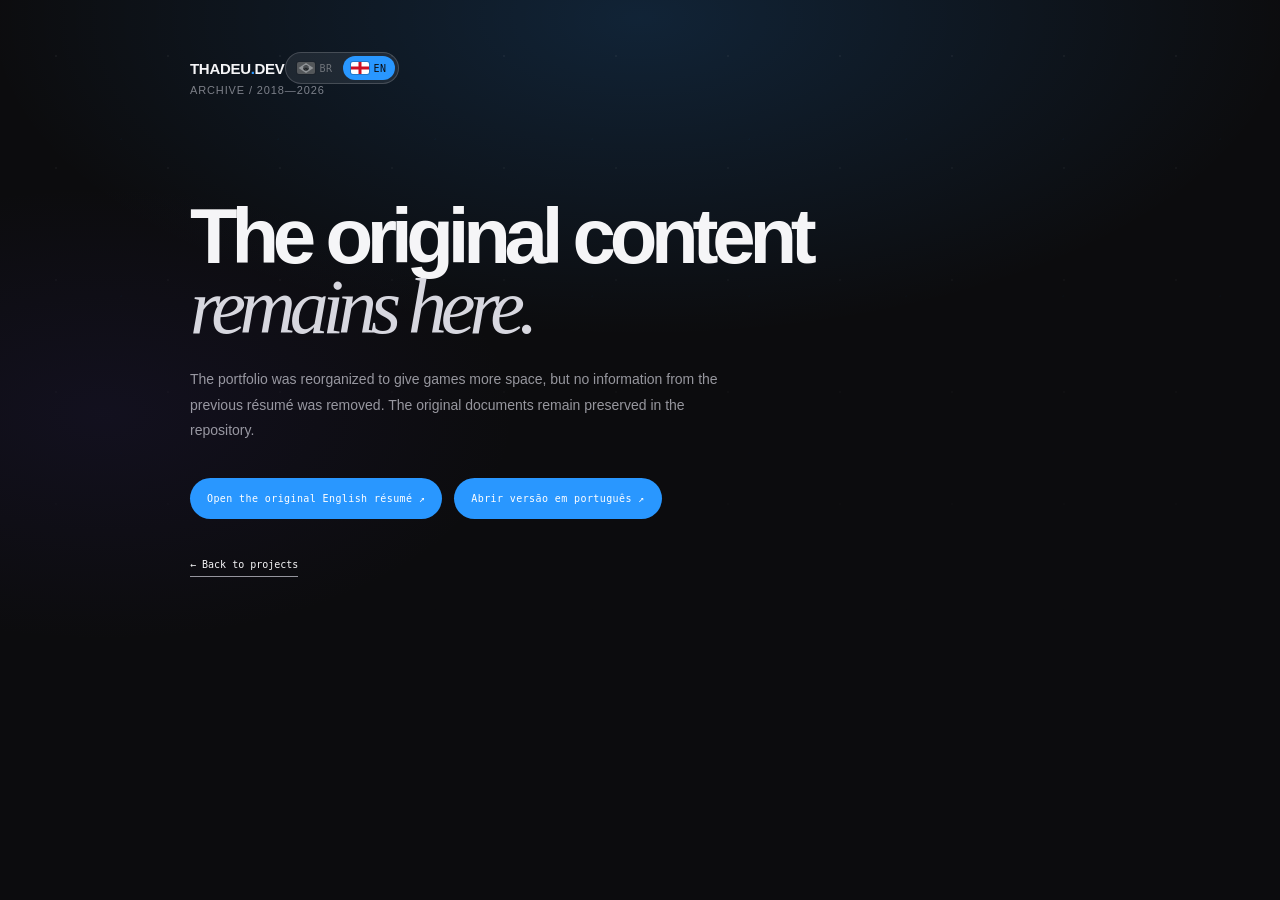
<file: pages/legacy-en.html>
<!doctype html>
<html lang="en">
<head><meta charset="utf-8"><meta name="viewport" content="width=device-width, initial-scale=1"><title>Legacy archive | Thadeu.dev</title><link rel="stylesheet" href="../assets/css/styles.css"></head>
<body><main class="legacy-page wrapper"><a class="brand" href="../index-en.html"><span class="brand-mark">TM</span><span>THADEU<span class="brand-dot">.</span>DEV</span></a><div class="language-switch legacy-language" role="group" aria-label="Choose language"><a class="language-option" href="legacy.html"><img class="language-flag" src="../assets/icons/flag-brazil.svg" alt=""><span>PT</span></a><a class="language-option is-current" href="legacy-en.html" aria-current="page"><img class="language-flag" src="../assets/icons/flag-england.svg" alt=""><span>EN</span></a></div><p class="eyebrow">Archive / 2018—2026</p><h1>The original content<br><em>remains here.</em></h1><p>The portfolio was reorganized to give games more space, but no information from the previous résumé was removed. The original documents remain preserved in the repository.</p><div class="legacy-links"><a class="button button-primary" href="../En_Version.md">Open the original English résumé ↗</a><a class="button button-primary" href="../index.html">Abrir versão em português ↗</a></div><a class="text-link" href="../index-en.html">← Back to projects</a></main><script src="../assets/js/script.js" defer></script></body></html>
</file>
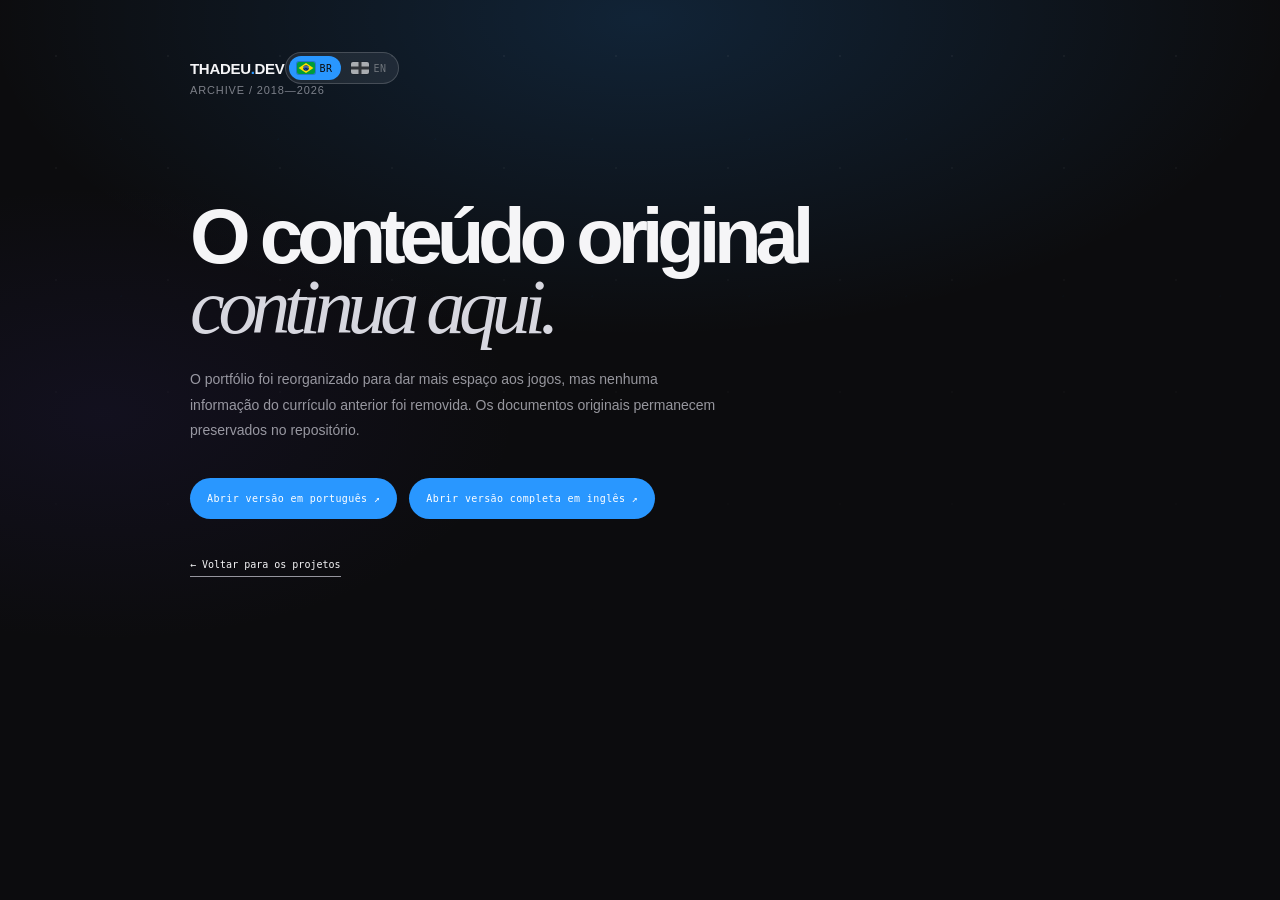
<file: pages/legacy.html>
<!doctype html>
<html lang="pt-BR">
<head>
  <meta charset="utf-8">
  <meta name="viewport" content="width=device-width, initial-scale=1">
  <title>Arquivo legado | Thadeu.dev</title>
  <link rel="stylesheet" href="../assets/css/styles.css">
</head>
<body>
  <main class="legacy-page wrapper">
    <a class="brand" href="../index.html"><span class="brand-mark">TM</span><span>THADEU<span class="brand-dot">.</span>DEV</span></a><div class="language-switch legacy-language" role="group" aria-label="Escolher idioma"><a class="language-option is-current" href="legacy.html" aria-current="page"><img class="language-flag" src="../assets/icons/flag-brazil.svg" alt=""><span>PT</span></a><a class="language-option" href="legacy-en.html"><img class="language-flag" src="../assets/icons/flag-england.svg" alt=""><span>EN</span></a></div>
    <p class="eyebrow">Archive / 2018—2026</p>
    <h1>O conteúdo original<br><em>continua aqui.</em></h1>
    <p>O portfólio foi reorganizado para dar mais espaço aos jogos, mas nenhuma informação do currículo anterior foi removida. Os documentos originais permanecem preservados no repositório.</p>
    <div class="legacy-links">
      <a class="button button-primary" href="../index.md">Abrir versão em português ↗</a>
      <a class="button button-primary" href="../index-en.html">Abrir versão completa em inglês ↗</a>
    </div>
    <a class="text-link" href="../index.html">← Voltar para os projetos</a>
  </main>
<script src="../assets/js/script.js" defer></script>
</body>
</html>
</file>
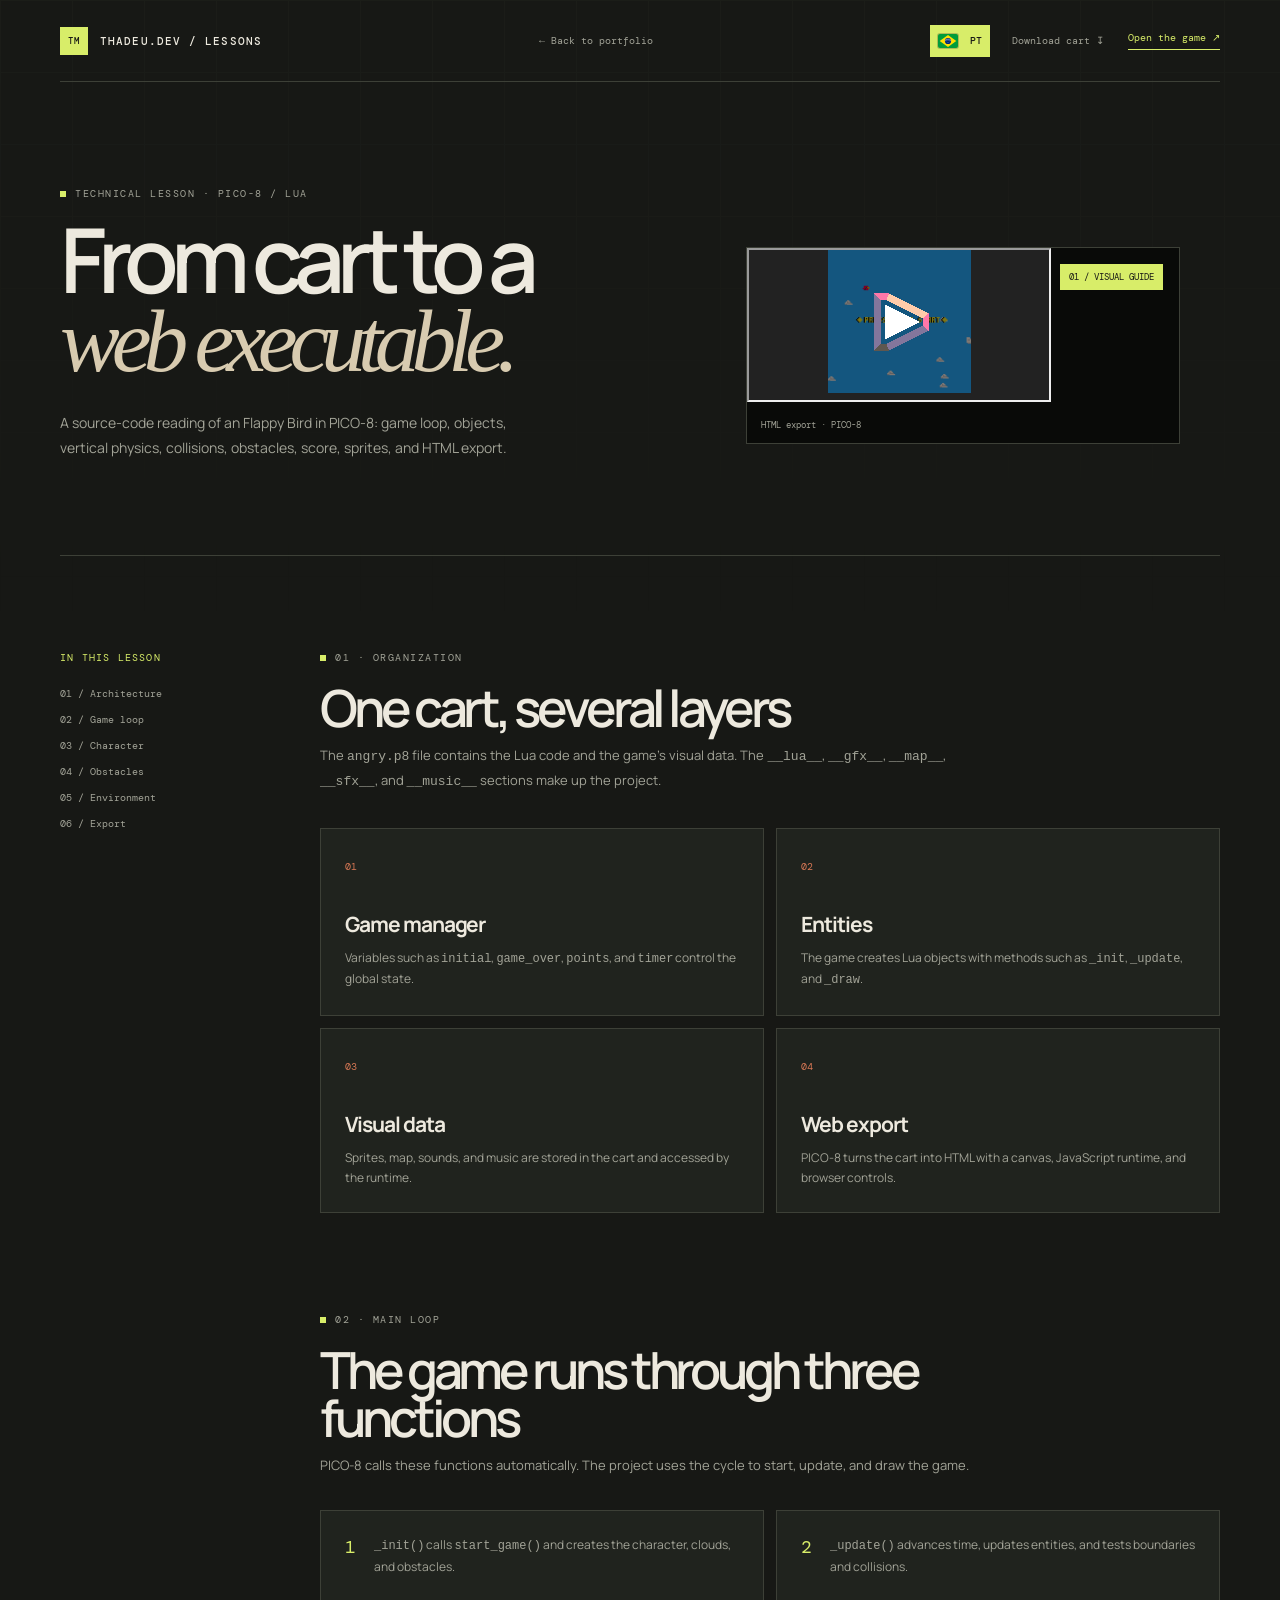
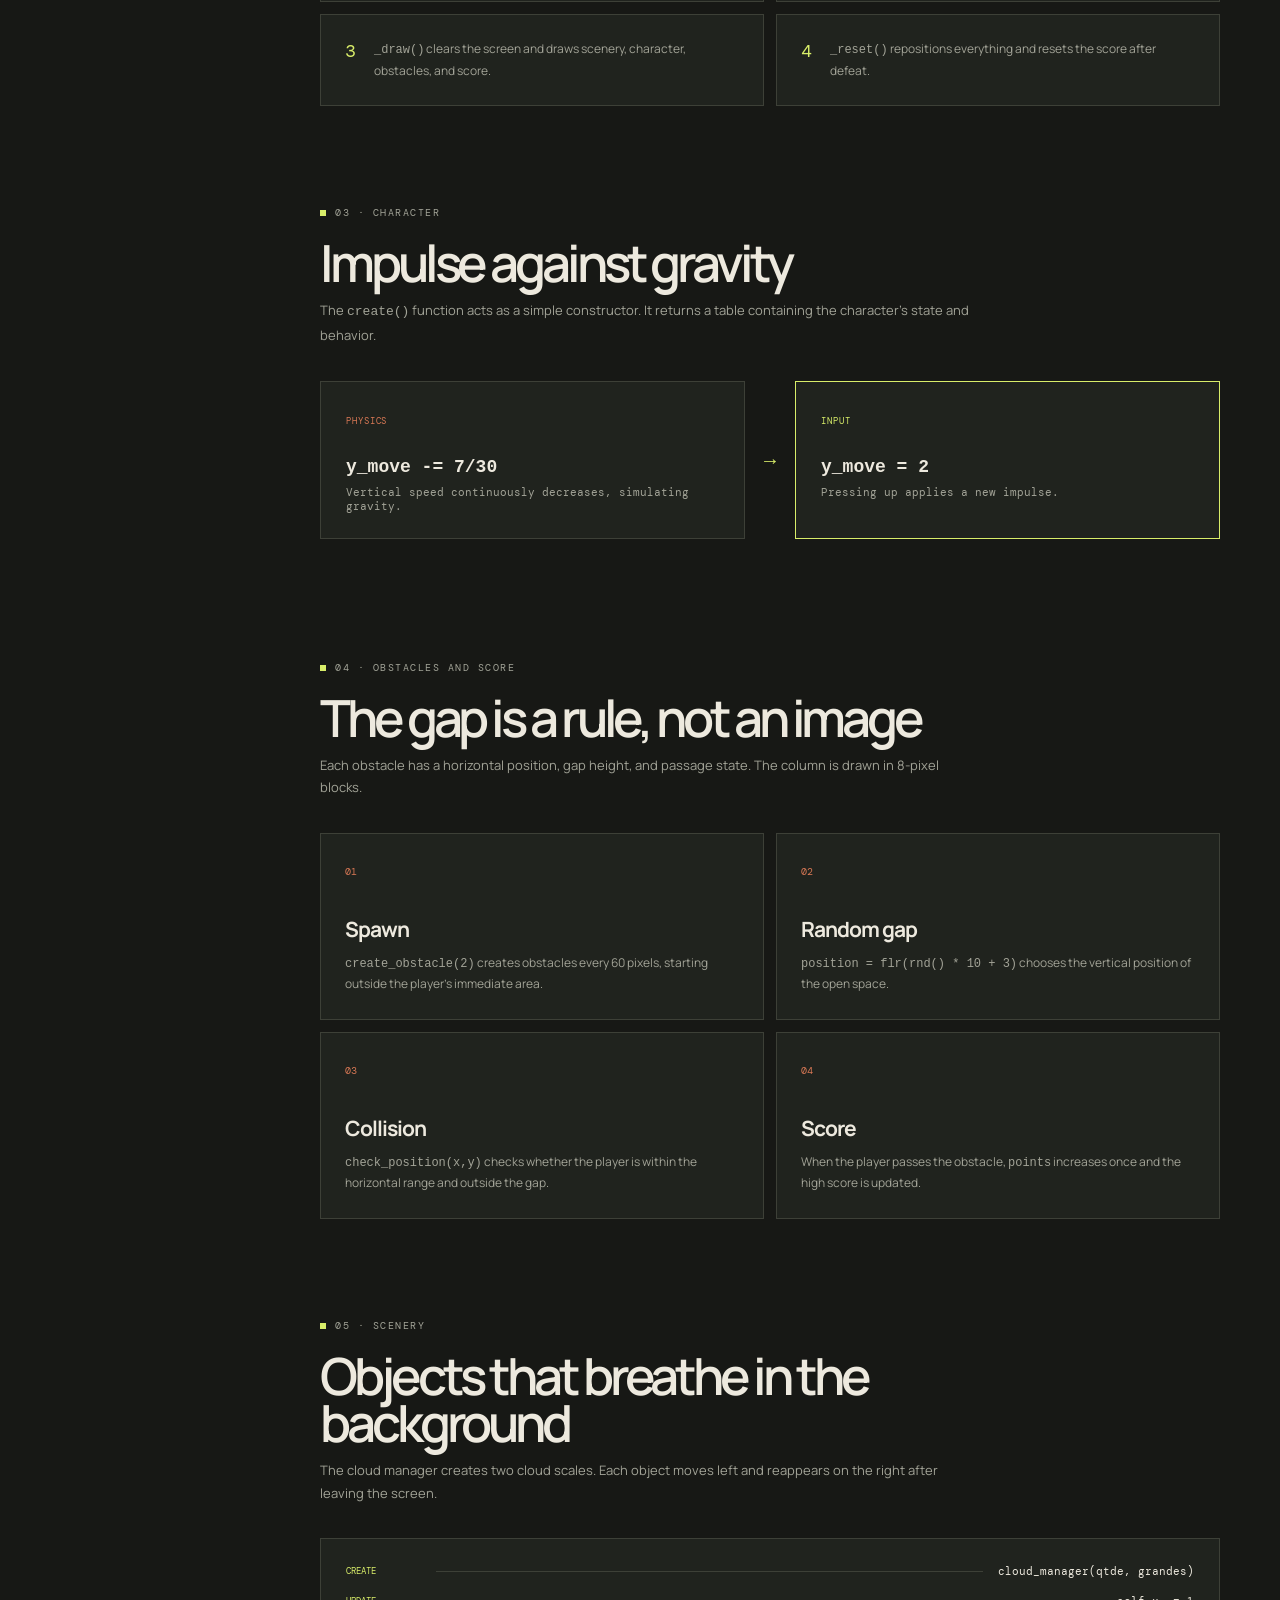
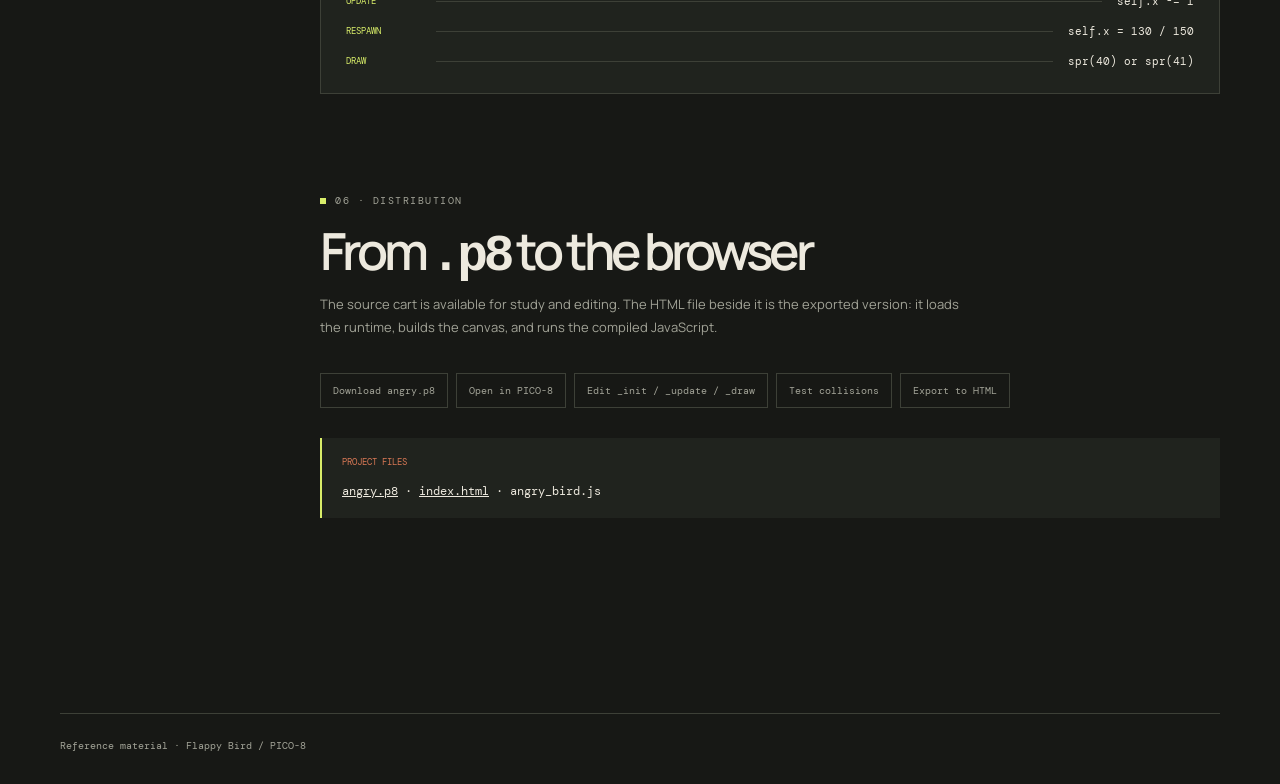
<file: pages/lessons/angry-bird-pico8-en.html>
<!doctype html>
<html lang="en"><head><meta charset="utf-8"><meta name="viewport" content="width=device-width, initial-scale=1"><meta name="description" content="Technical lesson about the source code of a Flappy Bird game created in PICO-8."><title>Flappy Bird in PICO-8 | Technical lesson</title><link rel="preconnect" href="https://fonts.googleapis.com"><link rel="preconnect" href="https://fonts.gstatic.com" crossorigin><link href="https://fonts.googleapis.com/css2?family=DM+Mono:wght@400;500&family=Manrope:wght@400;500;600;700&display=swap" rel="stylesheet"><link rel="stylesheet" href="../../assets/css/lesson.css"><script src="../../assets/js/flappy-bird-labels.js"></script></head>
<body><header class="lesson-header lesson-wrap"><a class="lesson-brand" href="../../index-en.html"><span class="lesson-brand-mark">TM</span><span>THADEU.DEV / LESSONS</span></a><a class="lesson-back" href="../../index-en.html">← Back to portfolio</a><a class="lesson-back" href="angry-bird-pico8.html">Português</a><div class="lesson-header-links"><a class="lesson-back" href="../../assets/games/angry-bird/angry.p8" download>Download cart ↧</a><a class="lesson-play" href="../../assets/games/angry-bird/index.html" target="_blank" rel="noreferrer">Open the game ↗</a></div></header><main><section class="lesson-hero lesson-wrap"><div><p class="lesson-eyebrow">Technical lesson · PICO-8 / Lua</p><h1>From cart to a<br><em>web executable.</em></h1><p class="lesson-lead">A source-code reading of an Angry Bird in PICO-8: game loop, objects, vertical physics, collisions, obstacles, score, sprites, and HTML export.</p></div><figure class="lesson-cover pico-cover"><iframe src="../../assets/games/angry-bird/index.html" title="Play Angry Bird in PICO-8" loading="lazy"></iframe><figcaption>HTML export · PICO-8</figcaption></figure></section><div class="lesson-layout lesson-wrap"><aside class="lesson-toc"><p class="lesson-toc-title">In this lesson</p><a href="#architecture">01 / Architecture</a><a href="#loop">02 / Game loop</a><a href="#character">03 / Character</a><a href="#obstacles">04 / Obstacles</a><a href="#environment">05 / Environment</a><a href="#export">06 / Export</a></aside><div class="lesson-content"><section class="lesson-section" id="architecture"><div class="lesson-section-heading"><p class="lesson-eyebrow">01 · Organization</p><h2>One cart, several layers</h2><p>The <code>angry.p8</code> file contains the Lua code and the game's visual data. The <code>__lua__</code>, <code>__gfx__</code>, <code>__map__</code>, <code>__sfx__</code>, and <code>__music__</code> sections make up the project.</p></div><div class="concept-grid"><article class="concept-card"><span class="card-index">01</span><h3>Game manager</h3><p>Variables such as <code>initial</code>, <code>game_over</code>, <code>points</code>, and <code>timer</code> control the global state.</p></article><article class="concept-card"><span class="card-index">02</span><h3>Entities</h3><p>The game creates Lua objects with methods such as <code>_init</code>, <code>_update</code>, and <code>_draw</code>.</p></article><article class="concept-card"><span class="card-index">03</span><h3>Visual data</h3><p>Sprites, map, sounds, and music are stored in the cart and accessed by the runtime.</p></article><article class="concept-card"><span class="card-index">04</span><h3>Web export</h3><p>PICO-8 turns the cart into HTML with a canvas, JavaScript runtime, and browser controls.</p></article></div></section><section class="lesson-section" id="loop"><div class="lesson-section-heading"><p class="lesson-eyebrow">02 · Main loop</p><h2>The game runs through three functions</h2><p>PICO-8 calls these functions automatically. The project uses the cycle to start, update, and draw the game.</p></div><div class="lesson-steps"><div class="lesson-step"><span>1</span><p><code>_init()</code> calls <code>start_game()</code> and creates the character, clouds, and obstacles.</p></div><div class="lesson-step"><span>2</span><p><code>_update()</code> advances time, updates entities, and tests boundaries and collisions.</p></div><div class="lesson-step"><span>3</span><p><code>_draw()</code> clears the screen and draws scenery, character, obstacles, and score.</p></div><div class="lesson-step"><span>4</span><p><code>_reset()</code> repositions everything and resets the score after defeat.</p></div></div></section><section class="lesson-section" id="character"><div class="lesson-section-heading"><p class="lesson-eyebrow">03 · Character</p><h2>Impulse against gravity</h2><p>The <code>create()</code> function acts as a simple constructor. It returns a table containing the character's state and behavior.</p></div><div class="event-example"><div class="event-column"><span class="event-tag">PHYSICS</span><h3><code>y_move -= 7/30</code></h3><p>Vertical speed continuously decreases, simulating gravity.</p></div><div class="event-arrow">→</div><div class="event-column action"><span class="event-tag">INPUT</span><h3><code>y_move = 2</code></h3><p>Pressing up applies a new impulse.</p></div></div></section><section class="lesson-section" id="obstacles"><div class="lesson-section-heading"><p class="lesson-eyebrow">04 · Obstacles and score</p><h2>The gap is a rule, not an image</h2><p>Each obstacle has a horizontal position, gap height, and passage state. The column is drawn in 8-pixel blocks.</p></div><div class="concept-grid"><article class="concept-card"><span class="card-index">01</span><h3>Spawn</h3><p><code>create_obstacle(2)</code> creates obstacles every 60 pixels, starting outside the player's immediate area.</p></article><article class="concept-card"><span class="card-index">02</span><h3>Random gap</h3><p><code>position = flr(rnd() * 10 + 3)</code> chooses the vertical position of the open space.</p></article><article class="concept-card"><span class="card-index">03</span><h3>Collision</h3><p><code>check_position(x,y)</code> checks whether the player is within the horizontal range and outside the gap.</p></article><article class="concept-card"><span class="card-index">04</span><h3>Score</h3><p>When the player passes the obstacle, <code>points</code> increases once and the high score is updated.</p></article></div></section><section class="lesson-section" id="environment"><div class="lesson-section-heading"><p class="lesson-eyebrow">05 · Scenery</p><h2>Objects that breathe in the background</h2><p>The cloud manager creates two cloud scales. Each object moves left and reappears on the right after leaving the screen.</p></div><div class="logic-card"><div class="logic-row"><span class="logic-label">CREATE</span><span class="logic-line"></span><strong>cloud_manager(qtde, grandes)</strong></div><div class="logic-row"><span class="logic-label">UPDATE</span><span class="logic-line"></span><strong>self.x -= 1</strong></div><div class="logic-row"><span class="logic-label">RESPAWN</span><span class="logic-line"></span><strong>self.x = 130 / 150</strong></div><div class="logic-row"><span class="logic-label">DRAW</span><span class="logic-line"></span><strong>spr(40) or spr(41)</strong></div></div></section><section class="lesson-section" id="export"><div class="lesson-section-heading"><p class="lesson-eyebrow">06 · Distribution</p><h2>From <code>.p8</code> to the browser</h2><p>The source cart is available for study and editing. The HTML file beside it is the exported version: it loads the runtime, builds the canvas, and runs the compiled JavaScript.</p></div><div class="lesson-challenge"><span>Download angry.p8</span><span>Open in PICO-8</span><span>Edit _init / _update / _draw</span><span>Test collisions</span><span>Export to HTML</span></div><div class="code-note"><span>Project files</span><code><a href="../../assets/games/angry-bird/angry.p8" download>angry.p8</a> · <a href="../../assets/games/angry-bird/index.html" target="_blank" rel="noreferrer">index.html</a> · angry_bird.js</code></div></section></div></div></main><footer class="lesson-footer lesson-wrap">Reference material · Angry Bird / PICO-8</footer></body></html>
</file>
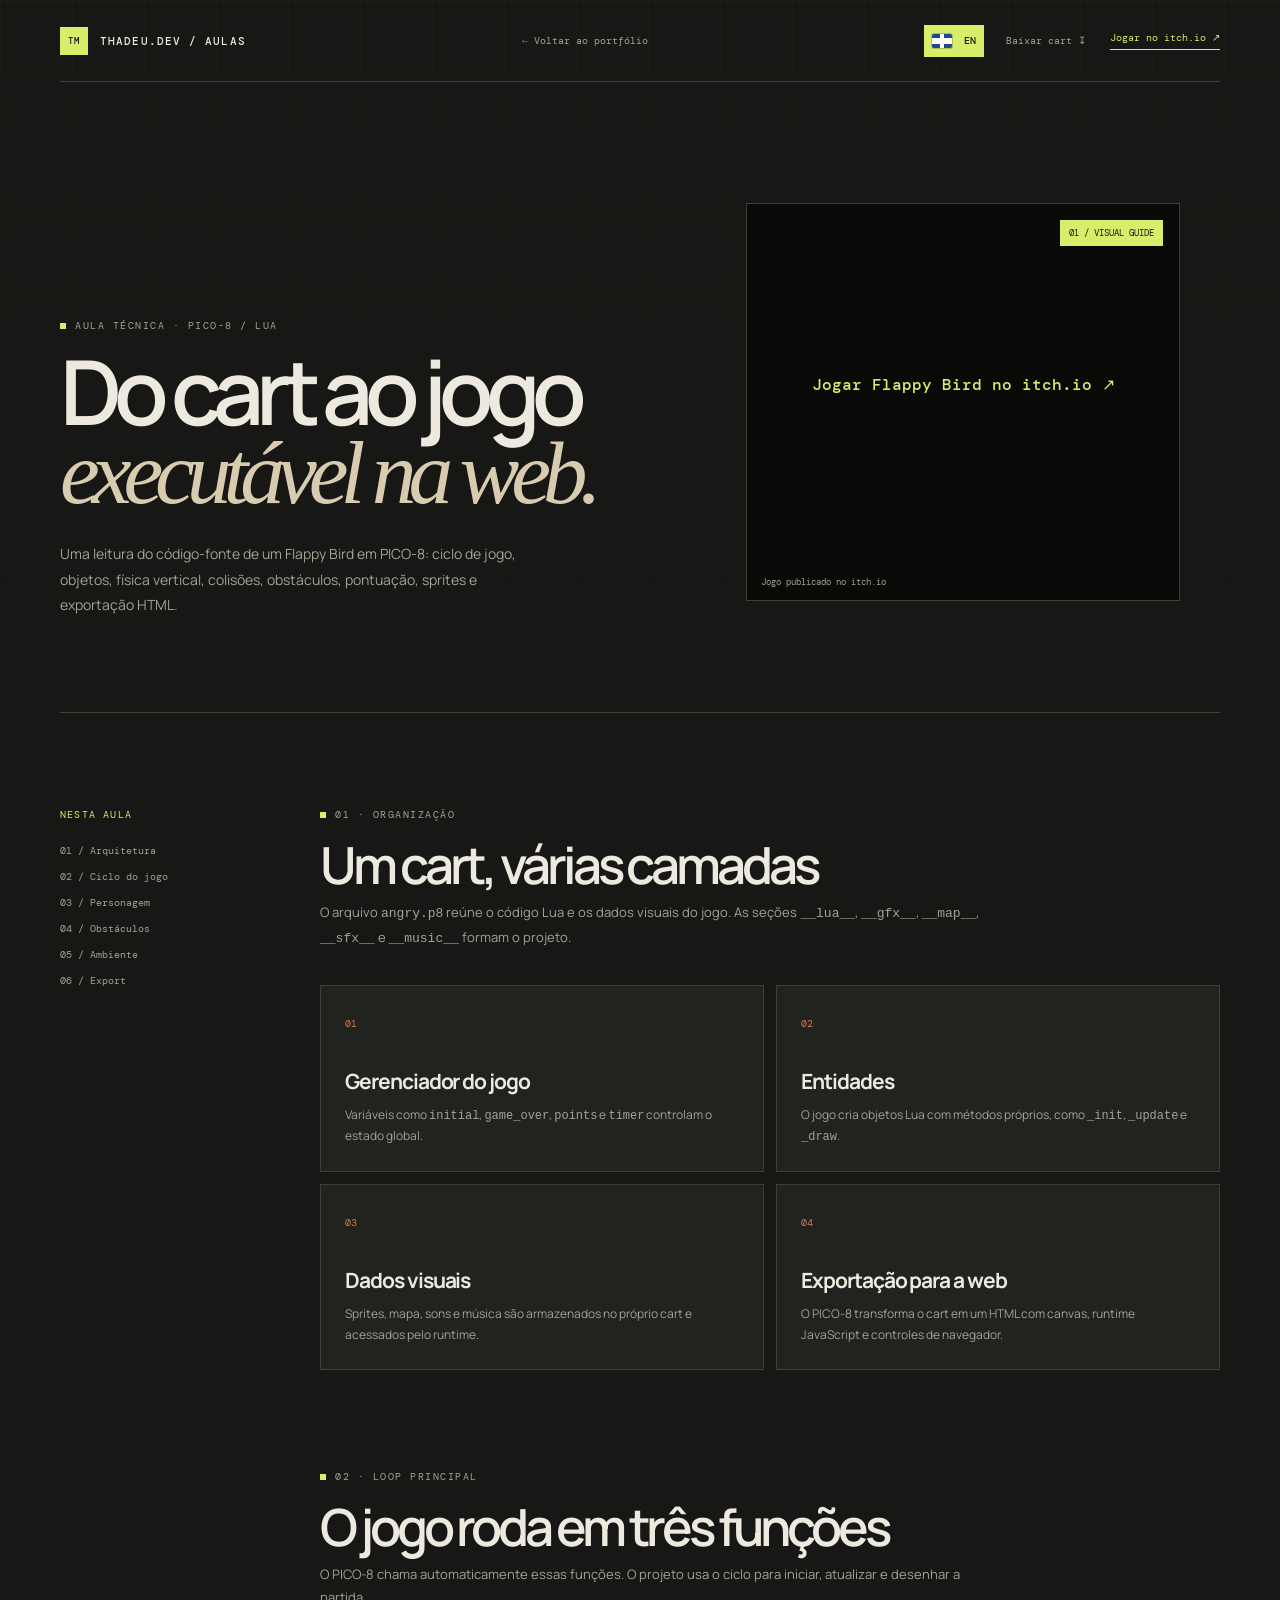
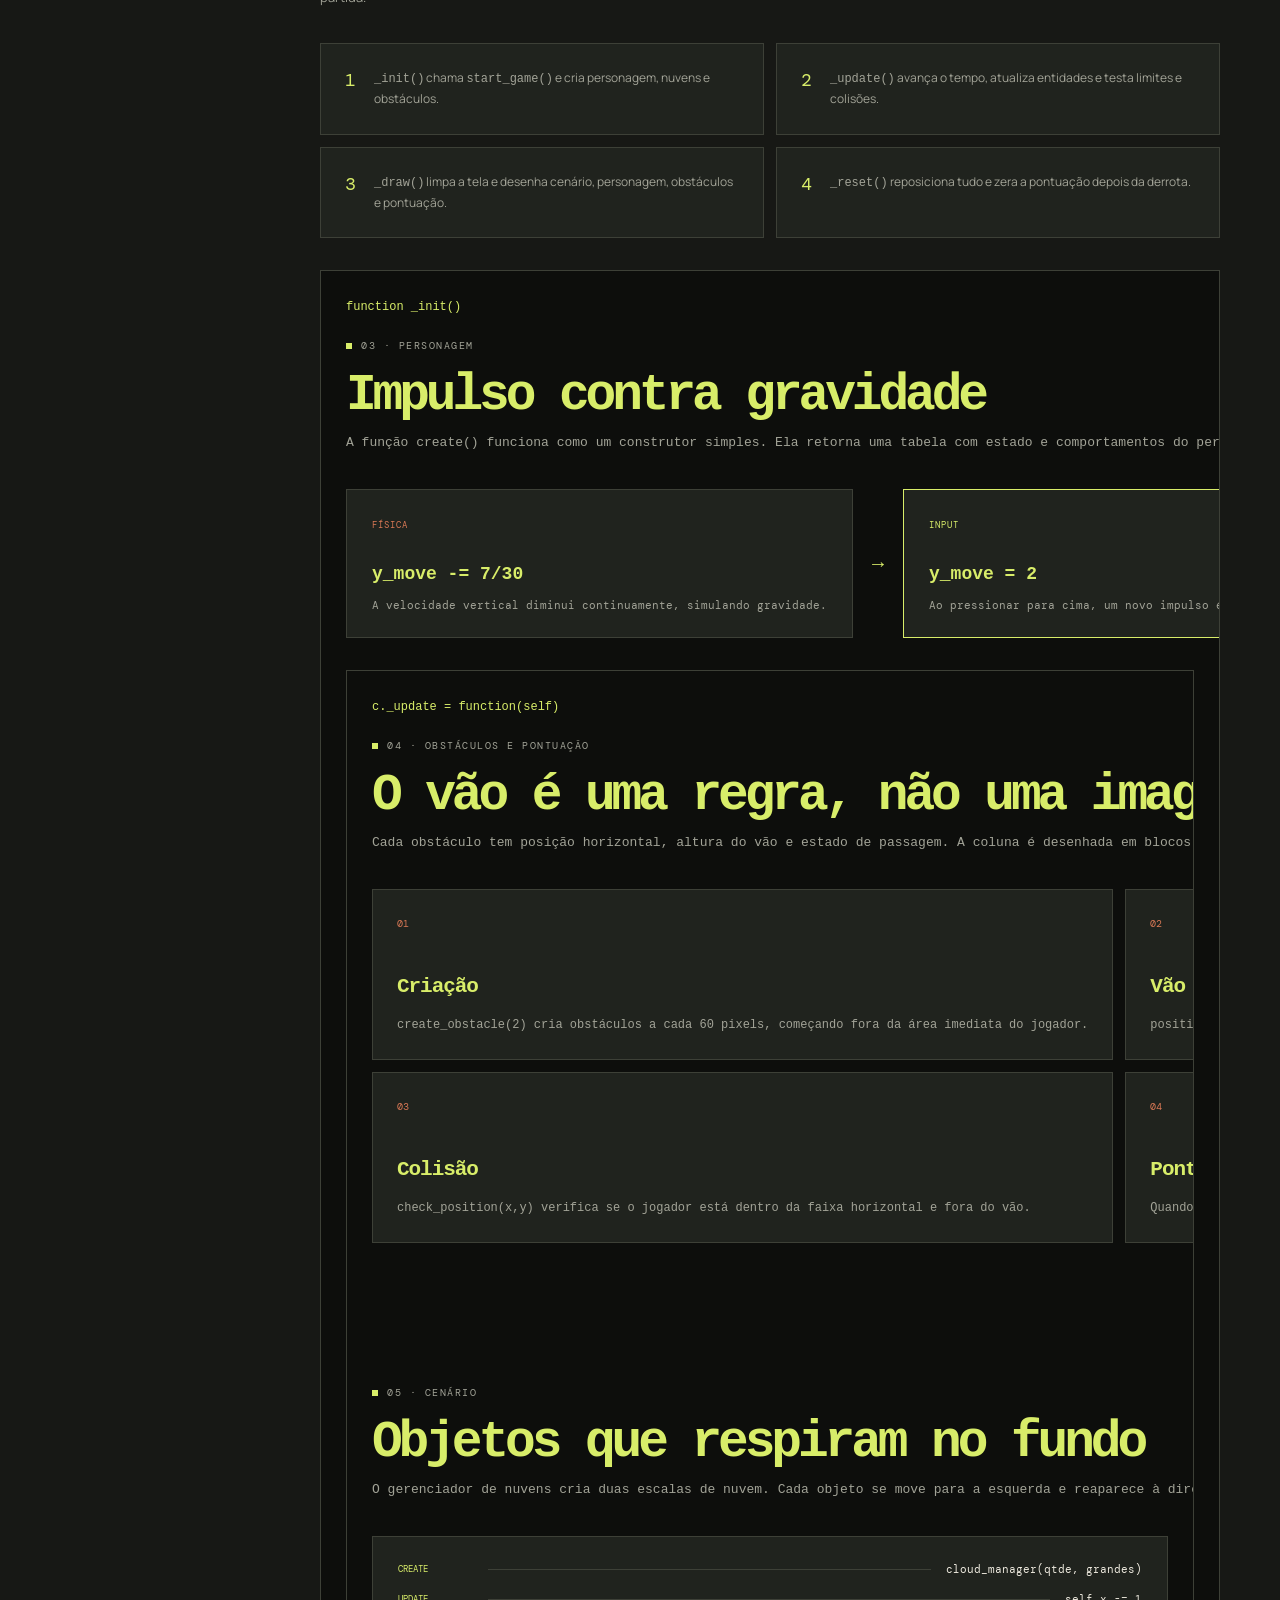
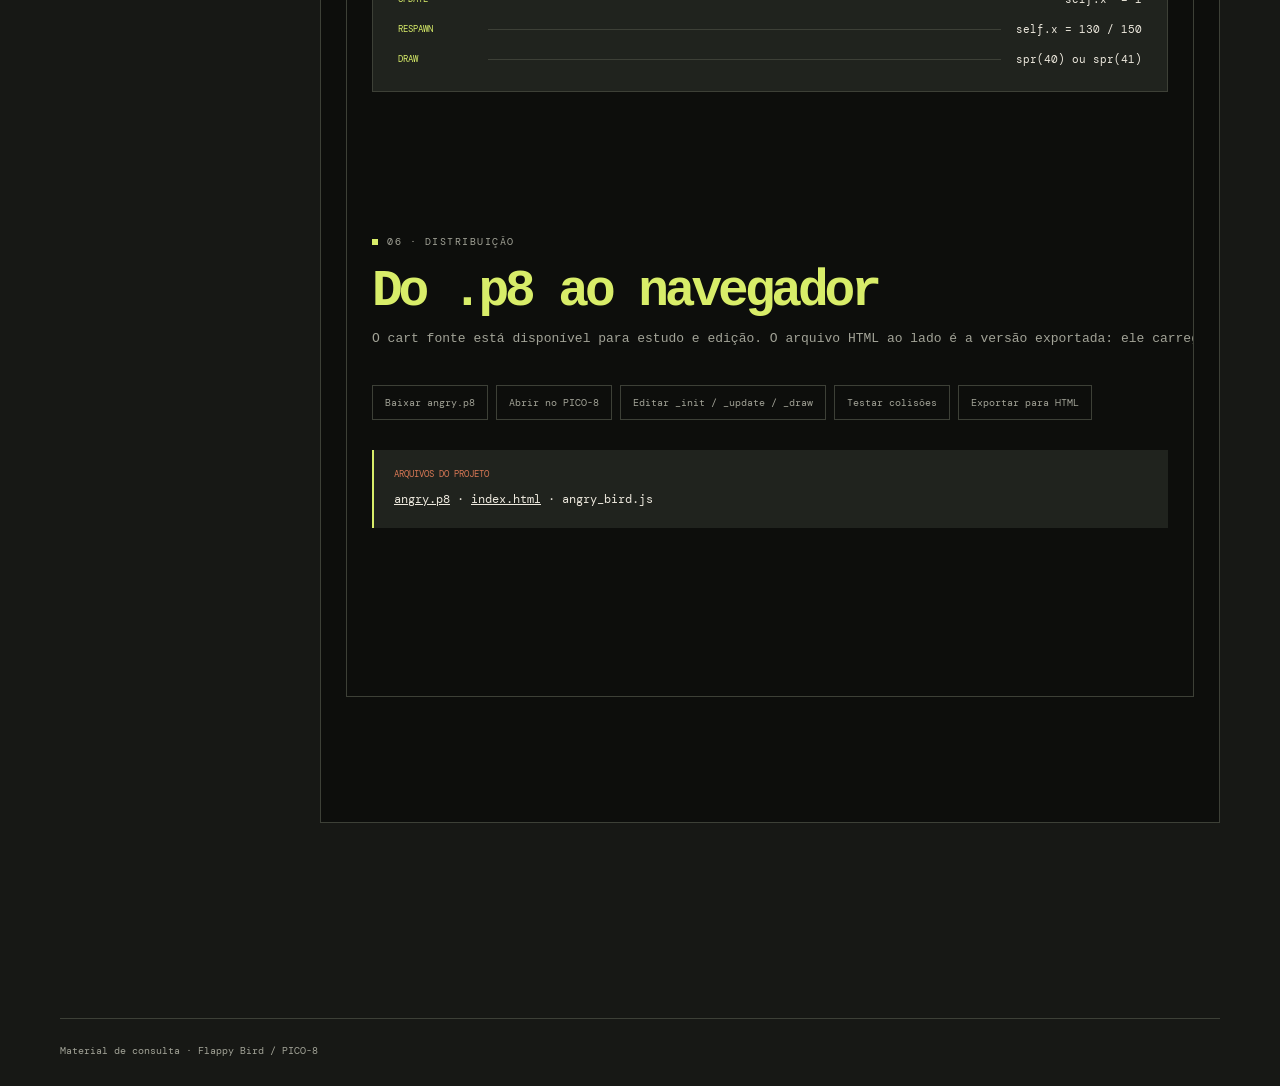
<file: pages/lessons/angry-bird-pico8.html>
<!doctype html>
<html lang="pt-BR">
<head>
  <meta charset="utf-8">
  <meta name="viewport" content="width=device-width, initial-scale=1">
  <meta name="description" content="Aula técnica sobre o código-fonte de um jogo Flappy Bird criado em PICO-8.">
  <title>Flappy Bird em PICO-8 | Aula técnica</title>
  <link rel="preconnect" href="https://fonts.googleapis.com"><link rel="preconnect" href="https://fonts.gstatic.com" crossorigin>
  <link href="https://fonts.googleapis.com/css2?family=DM+Mono:wght@400;500&family=Manrope:wght@400;500;600;700&display=swap" rel="stylesheet"><link rel="stylesheet" href="../../assets/css/lesson.css">
</head>
<body>
  <header class="lesson-header lesson-wrap"><a class="lesson-brand" href="../../index.html"><span class="lesson-brand-mark">TM</span><span>THADEU.DEV / AULAS</span></a><a class="lesson-back" href="../../index.html">← Voltar ao portfólio</a><a class="lesson-back" href="angry-bird-pico8-en.html">English</a><div class="lesson-header-links"><a class="lesson-back" href="../../assets/games/angry-bird/angry.p8" download>Baixar cart ↧</a><a class="lesson-play" href="https://thadeu-moscatelli.itch.io/angry" target="_blank" rel="noreferrer">Jogar no itch.io ↗</a></div></header>
  <main>
    <section class="lesson-hero lesson-wrap"><div><p class="lesson-eyebrow">Aula técnica · PICO-8 / Lua</p><h1>Do cart ao jogo<br><em>executável na web.</em></h1><p class="lesson-lead">Uma leitura do código-fonte de um Flappy Bird em PICO-8: ciclo de jogo, objetos, física vertical, colisões, obstáculos, pontuação, sprites e exportação HTML.</p></div><figure class="lesson-cover pico-cover"><a class="pico-play" href="https://thadeu-moscatelli.itch.io/angry" target="_blank" rel="noreferrer">Jogar Flappy Bird no itch.io ↗</a><figcaption>Jogo publicado no itch.io</figcaption></figure></section>
    <div class="lesson-layout lesson-wrap"><aside class="lesson-toc"><p class="lesson-toc-title">Nesta aula</p><a href="#arquitetura">01 / Arquitetura</a><a href="#ciclo">02 / Ciclo do jogo</a><a href="#personagem">03 / Personagem</a><a href="#obstaculos">04 / Obstáculos</a><a href="#ambiente">05 / Ambiente</a><a href="#export">06 / Export</a></aside><div class="lesson-content">
       <section class="lesson-section" id="arquitetura"><div class="lesson-section-heading"><p class="lesson-eyebrow">01 · Organização</p><h2>Um cart, várias camadas</h2><p>O arquivo <code>angry.p8</code> reúne o código Lua e os dados visuais do jogo. As seções <code>__lua__</code>, <code>__gfx__</code>, <code>__map__</code>, <code>__sfx__</code> e <code>__music__</code> formam o projeto.</p></div><div class="concept-grid"><article class="concept-card"><span class="card-index">01</span><h3>Gerenciador do jogo</h3><p>Variáveis como <code>initial</code>, <code>game_over</code>, <code>points</code> e <code>timer</code> controlam o estado global.</p></article><article class="concept-card"><span class="card-index">02</span><h3>Entidades</h3><p>O jogo cria objetos Lua com métodos próprios, como <code>_init</code>, <code>_update</code> e <code>_draw</code>.</p></article><article class="concept-card"><span class="card-index">03</span><h3>Dados visuais</h3><p>Sprites, mapa, sons e música são armazenados no próprio cart e acessados pelo runtime.</p></article><article class="concept-card"><span class="card-index">04</span><h3>Exportação para a web</h3><p>O PICO-8 transforma o cart em um HTML com canvas, runtime JavaScript e controles de navegador.</p></article></div></section>
      <section class="lesson-section" id="ciclo"><div class="lesson-section-heading"><p class="lesson-eyebrow">02 · Loop principal</p><h2>O jogo roda em três funções</h2><p>O PICO-8 chama automaticamente essas funções. O projeto usa o ciclo para iniciar, atualizar e desenhar a partida.</p></div><div class="lesson-steps"><div class="lesson-step"><span>1</span><p><code>_init()</code> chama <code>start_game()</code> e cria personagem, nuvens e obstáculos.</p></div><div class="lesson-step"><span>2</span><p><code>_update()</code> avança o tempo, atualiza entidades e testa limites e colisões.</p></div><div class="lesson-step"><span>3</span><p><code>_draw()</code> limpa a tela e desenha cenário, personagem, obstáculos e pontuação.</p></div><div class="lesson-step"><span>4</span><p><code>_reset()</code> reposiciona tudo e zera a pontuação depois da derrota.</p></div></div><div class="lesson-image code-panel"><pre><code>function _init()
      <section class="lesson-section" id="personagem"><div class="lesson-section-heading"><p class="lesson-eyebrow">03 · Personagem</p><h2>Impulso contra gravidade</h2><p>A função <code>create()</code> funciona como um construtor simples. Ela retorna uma tabela com estado e comportamentos do personagem.</p></div><div class="event-example"><div class="event-column"><span class="event-tag">FÍSICA</span><h3><code>y_move -= 7/30</code></h3><p>A velocidade vertical diminui continuamente, simulando gravidade.</p></div><div class="event-arrow">→</div><div class="event-column action"><span class="event-tag">INPUT</span><h3><code>y_move = 2</code></h3><p>Ao pressionar para cima, um novo impulso é aplicado.</p></div></div><div class="lesson-image code-panel"><pre><code>c._update = function(self)
       <section class="lesson-section" id="obstaculos"><div class="lesson-section-heading"><p class="lesson-eyebrow">04 · Obstáculos e pontuação</p><h2>O vão é uma regra, não uma imagem</h2><p>Cada obstáculo tem posição horizontal, altura do vão e estado de passagem. A coluna é desenhada em blocos de 8 pixels.</p></div><div class="concept-grid"><article class="concept-card"><span class="card-index">01</span><h3>Criação</h3><p><code>create_obstacle(2)</code> cria obstáculos a cada 60 pixels, começando fora da área imediata do jogador.</p></article><article class="concept-card"><span class="card-index">02</span><h3>Vão aleatório</h3><p><code>position = flr(rnd() * 10 + 3)</code> escolhe a posição vertical do espaço livre.</p></article><article class="concept-card"><span class="card-index">03</span><h3>Colisão</h3><p><code>check_position(x,y)</code> verifica se o jogador está dentro da faixa horizontal e fora do vão.</p></article><article class="concept-card"><span class="card-index">04</span><h3>Pontuação</h3><p>Quando o jogador ultrapassa o obstáculo, <code>points</code> aumenta uma vez e o recorde é atualizado.</p></article></div></section>
      <section class="lesson-section" id="ambiente"><div class="lesson-section-heading"><p class="lesson-eyebrow">05 · Cenário</p><h2>Objetos que respiram no fundo</h2><p>O gerenciador de nuvens cria duas escalas de nuvem. Cada objeto se move para a esquerda e reaparece à direita quando sai da tela.</p></div><div class="logic-card"><div class="logic-row"><span class="logic-label">CREATE</span><span class="logic-line"></span><strong>cloud_manager(qtde, grandes)</strong></div><div class="logic-row"><span class="logic-label">UPDATE</span><span class="logic-line"></span><strong>self.x -= 1</strong></div><div class="logic-row"><span class="logic-label">RESPAWN</span><span class="logic-line"></span><strong>self.x = 130 / 150</strong></div><div class="logic-row"><span class="logic-label">DRAW</span><span class="logic-line"></span><strong>spr(40) ou spr(41)</strong></div></div></section>
      <section class="lesson-section" id="export"><div class="lesson-section-heading"><p class="lesson-eyebrow">06 · Distribuição</p><h2>Do <code>.p8</code> ao navegador</h2><p>O cart fonte está disponível para estudo e edição. O arquivo HTML ao lado é a versão exportada: ele carrega o runtime, monta o canvas e executa o JavaScript compilado.</p></div><div class="lesson-challenge"><span>Baixar angry.p8</span><span>Abrir no PICO-8</span><span>Editar _init / _update / _draw</span><span>Testar colisões</span><span>Exportar para HTML</span></div><div class="code-note"><span>Arquivos do projeto</span><code><a href="../../assets/games/angry-bird/angry.p8" download>angry.p8</a> · <a href="../../assets/games/angry-bird/index.html" target="_blank" rel="noreferrer">index.html</a> · angry_bird.js</code></div></section>
    </div></div>
  </main>
  <footer class="lesson-footer lesson-wrap">Material de consulta · Flappy Bird / PICO-8</footer>
</body>
</html>
</file>
<file: assets/css/styles.css>
:root { --black:#10110f; --surface:#171815; --ink:#ede9de; --muted:#96978c; --line:#34362f; --acid:#d8ed69; --rust:#d87855; --sand:#d8cbb0; --mono:"DM Mono",monospace; --sans:"Manrope",sans-serif; }
* { box-sizing:border-box; }
html { scroll-behavior:smooth; }
body { margin:0; background:var(--black); color:var(--ink); font-family:var(--sans); overflow-x:hidden; isolation:isolate; }
body::before { content:""; position:fixed; inset:0; z-index:-1; pointer-events:none; opacity:.12; background-image:linear-gradient(var(--line) 1px,transparent 1px),linear-gradient(90deg,var(--line) 1px,transparent 1px); background-size:72px 72px; mask-image:linear-gradient(to bottom,#000,transparent 75%); }
.site-noise { position:fixed; inset:0; pointer-events:none; opacity:.035; z-index:5; background-image:url("data:image/svg+xml,%3Csvg viewBox='0 0 160 160' xmlns='http://www.w3.org/2000/svg'%3E%3Cfilter id='n'%3E%3CfeTurbulence type='fractalNoise' baseFrequency='.9' numOctaves='4' stitchTiles='stitch'/%3E%3C/filter%3E%3Crect width='100%25' height='100%25' filter='url(%23n)' opacity='.7'/%3E%3C/svg%3E"); }
.wrapper { max-width:1240px; margin-inline:auto; padding-inline:40px; }
.topbar { min-height:86px; max-width:1320px; margin:auto; display:flex; align-items:center; gap:22px; padding:0 40px; border-bottom:1px solid var(--line); position:relative; z-index:2; }
.brand { display:inline-flex; align-items:center; gap:11px; color:var(--ink); font:500 12px var(--mono); letter-spacing:.12em; text-decoration:none; }.brand-mark { width:29px; height:29px; display:grid; place-items:center; color:var(--black); background:var(--acid); font-size:10px; letter-spacing:-.12em; }.brand-dot,.accent { color:var(--acid); }
.main-nav { display:flex; gap:34px; margin-left:auto; }.main-nav a,.nav-contact,.footer-links a { color:var(--muted); font:500 10px var(--mono); letter-spacing:.04em; text-decoration:none; }.main-nav a:hover,.footer-links a:hover,.text-link:hover { color:var(--acid); }.nav-contact { flex:0 0 auto; color:var(--ink); border:1px solid var(--line); padding:10px 13px; }.nav-contact:hover { border-color:var(--acid); color:var(--acid); }.nav-contact span,.text-link span { margin-left:8px; }.language-switch { display:inline-flex; flex:0 0 auto; align-items:center; justify-content:center; gap:7px; min-width:58px; padding:9px 10px; color:var(--black); background:var(--acid); font:500 10px var(--mono); letter-spacing:.06em; text-decoration:none; }.language-switch:hover,.language-switch:focus-visible { color:var(--black); background:var(--sand); }.legacy-language { float:right; }
.language-flag { display:block; width:20px; height:14px; border-radius:2px; box-shadow:0 0 0 1px rgba(16,17,15,.22); }
.flag-uk { background:linear-gradient(90deg,transparent 38%,#fff 38% 62%,transparent 62%),linear-gradient(0deg,transparent 30%,#fff 30% 70%,transparent 70%),linear-gradient(90deg,transparent 45%,#d8233e 45% 55%,transparent 55%),linear-gradient(0deg,transparent 40%,#d8233e 40% 60%,transparent 60%),#21468b; }
.flag-br { background:radial-gradient(circle at center,#214b9b 0 22%,transparent 23%),linear-gradient(45deg,transparent 34%,#f5d447 35% 65%,transparent 66%),#168a57; }
.language-switch:not(:has(.language-flag)) { gap:6px; font-size:0; }.language-switch:not(:has(.language-flag))::before { font-size:15px; line-height:1; }.language-switch[href="index-en.html"]::before,.language-switch[href="curriculo-en.html"]::before,.language-switch[href="legacy-en.html"]::before { content:"🇬🇧"; }.language-switch[href="index-en.html"]::after,.language-switch[href="curriculo-en.html"]::after,.language-switch[href="legacy-en.html"]::after { content:"EN"; font:500 10px var(--mono); }.language-switch[href="index.html"]::before,.language-switch[href="curriculo.html"]::before,.language-switch[href="legacy.html"]::before { content:"🇧🇷"; }.language-switch[href="index.html"]::after,.language-switch[href="curriculo.html"]::after,.language-switch[href="legacy.html"]::after { content:"PT"; font:500 10px var(--mono); }
.language-switch:not(:has(.language-flag))::before { display:block; width:20px; height:14px; border-radius:2px; box-shadow:0 0 0 1px rgba(16,17,15,.22); content:"" !important; }
.language-switch[href="index-en.html"]::before,.language-switch[href="curriculo-en.html"]::before,.language-switch[href="legacy-en.html"]::before { background:linear-gradient(90deg,transparent 38%,#fff 38% 62%,transparent 62%),linear-gradient(0deg,transparent 30%,#fff 30% 70%,transparent 70%),linear-gradient(90deg,transparent 45%,#d8233e 45% 55%,transparent 55%),linear-gradient(0deg,transparent 40%,#d8233e 40% 60%,transparent 60%),#21468b; }
.language-switch[href="index.html"]::before,.language-switch[href="curriculo.html"]::before,.language-switch[href="legacy.html"]::before { background:radial-gradient(circle at center,#214b9b 0 22%,transparent 23%),linear-gradient(45deg,transparent 34%,#f5d447 35% 65%,transparent 66%),#168a57; }
.language-switch:has(.language-flag)::before,.language-switch:has(.language-flag)::after { content:none !important; display:none; }
.hero { min-height:680px; display:grid; grid-template-columns:1.1fr .9fr; align-items:center; padding-top:70px; padding-bottom:95px; position:relative; }.hero-copy { position:relative; z-index:1; }.eyebrow { margin:0 0 21px; color:var(--muted); font:500 10px var(--mono); letter-spacing:.16em; text-transform:uppercase; }.status-dot { display:inline-block; width:6px; height:6px; margin-right:9px; background:var(--acid); }.hero h1 { max-width:700px; margin:0; font-size:clamp(55px,8.5vw,116px); line-height:.84; letter-spacing:-.09em; font-weight:600; }.hero h1 em,.about h2 em { color:var(--sand); font-family:Georgia,serif; font-weight:400; letter-spacing:-.09em; }.hero-text { max-width:420px; margin:36px 0 35px; color:var(--muted); font-size:14px; line-height:1.75; }.hero-actions { display:flex; align-items:center; gap:28px; }.button { display:inline-flex; gap:22px; align-items:center; text-decoration:none; font:500 10px var(--mono); letter-spacing:.04em; }.button-primary { padding:15px 17px; color:var(--black); background:var(--acid); }.button-primary:hover { background:var(--sand); transform:translateY(-2px); }.text-link { color:var(--ink); font:500 10px var(--mono); text-decoration:none; border-bottom:1px solid var(--muted); padding-bottom:6px; }
.hero-art { height:420px; position:relative; }.orbit { position:absolute; border:1px solid var(--line); border-radius:50%; transform:rotate(-28deg); }.orbit-one { width:440px; height:180px; top:110px; left:-20px; }.orbit-two { width:350px; height:150px; top:125px; left:24px; transform:rotate(35deg); border-color:#565a4b; }.controller { position:absolute; width:220px; height:115px; top:142px; left:100px; border:1px solid var(--ink); border-radius:55px 55px 40px 40px; background:var(--surface); transform:rotate(-17deg); box-shadow:10px 10px 0 var(--acid); }.controller-cross { position:absolute; left:43px; top:36px; color:var(--acid); font:400 35px var(--mono); line-height:1; }.controller-button { position:absolute; right:47px; top:35px; color:var(--rust); font-size:26px; }.controller-line { position:absolute; left:91px; top:56px; width:37px; border-top:1px solid var(--muted); }.pixel-spark { position:absolute; color:var(--acid); font-size:21px; }.spark-one { top:60px; right:35px; }.spark-two { bottom:48px; left:2px; color:var(--rust); font-size:13px; }.hero-label { position:absolute; right:0; bottom:44px; color:var(--muted); font:500 10px/1.7 var(--mono); letter-spacing:.14em; }.hero-label span { font-size:8px; }
.signal-bar { display:flex; justify-content:space-between; padding-top:18px; padding-bottom:18px; border-top:1px solid var(--line); border-bottom:1px solid var(--line); color:var(--muted); font:500 9px var(--mono); letter-spacing:.14em; }.projects { padding-top:145px; padding-bottom:145px; }.section-heading { display:flex; justify-content:space-between; align-items:end; gap:30px; }.section-heading h2,.about h2,.future h2 { margin:0; font-size:clamp(38px,5vw,66px); letter-spacing:-.08em; line-height:.9; font-weight:600; }.section-intro { max-width:305px; margin:0; color:var(--muted); font-size:12px; line-height:1.7; }.filters { display:flex; gap:8px; margin:62px 0 27px; }.filter-button { border:1px solid var(--line); padding:9px 13px; background:transparent; color:var(--muted); cursor:pointer; font:500 9px var(--mono); }.filter-button:hover,.filter-button.is-active { border-color:var(--acid); background:var(--acid); color:var(--black); }.filter-count { color:var(--rust); }
.project-grid { display:grid; grid-template-columns:repeat(3,1fr); gap:36px 17px; }.project-card { min-width:0; }.project-card-button { width:100%; border:0; padding:0; color:inherit; text-align:left; background:transparent; cursor:pointer; }.project-art { position:relative; height:270px; overflow:hidden; background:var(--surface); border:1px solid var(--line); transition:border-color .3s ease,transform .3s ease; }.project-card-button:hover .project-art { border-color:var(--acid); transform:translateY(-5px); }.art-number { position:absolute; top:16px; left:17px; color:var(--muted); font:10px var(--mono); }.art-symbol { position:absolute; inset:0; display:grid; place-items:center; color:var(--theme); font-size:92px; font-weight:400; }.art-grid { position:absolute; inset:0; opacity:.35; background-size:24px 24px; background-image:linear-gradient(to right,transparent 95%,var(--line) 96%),linear-gradient(to bottom,transparent 95%,var(--line) 96%); }.art-lavender,.art-blue { --theme:var(--acid); }.art-lime,.art-orange { --theme:var(--rust); }.art-coral,.art-mint { --theme:var(--sand); }.art-lavender .art-symbol { transform:rotate(-14deg); }.art-lime .art-symbol { font-size:76px; transform:translateY(-3px) rotate(45deg); }.art-coral .art-symbol { font-family:Georgia,serif; font-size:100px; }.art-blue .art-symbol { font-size:100px; }.art-orange .art-symbol { transform:rotate(-20deg); }.art-mint .art-symbol { font-size:110px; }.project-meta { display:flex; justify-content:space-between; margin-top:16px; color:var(--muted); font:9px var(--mono); text-transform:uppercase; letter-spacing:.08em; }.project-card h3 { margin:10px 0 4px; font-size:19px; letter-spacing:-.05em; font-weight:600; }.project-card p { margin:0; color:var(--muted); font:11px var(--mono); }.tag-list { display:flex; flex-wrap:wrap; gap:6px; margin-top:16px; }.tag-list span { padding:5px 7px; border:1px solid var(--line); color:var(--muted); font:9px var(--mono); }
.about { display:grid; grid-template-columns:.7fr 1.5fr .8fr; gap:60px; align-items:start; padding-top:105px; padding-bottom:125px; border-top:1px solid var(--line); }.about-stamp { position:relative; overflow:hidden; border:1px solid var(--rust); width:125px; height:125px; display:grid; place-content:center; color:var(--rust); transform:rotate(-7deg); font:500 12px/1.5 var(--mono); }.about-stamp img { position:absolute; inset:0; width:100%; height:100%; object-fit:cover; opacity:.62; filter:saturate(.72) contrast(1.08); }.about-copy h2 { margin-bottom:26px; }.about-copy>p:not(.eyebrow) { max-width:475px; color:var(--muted); font-size:13px; line-height:1.8; margin:0 0 28px; }.about-stats { border-left:1px solid var(--line); padding-left:24px; }.about-stats div { margin-bottom:24px; }.about-stats strong { display:block; color:var(--acid); font-size:24px; letter-spacing:-.07em; }.about-stats span { color:var(--muted); font:9px var(--mono); }
.future { display:grid; grid-template-columns:.5fr 1fr 1fr; gap:45px; align-items:center; padding-top:68px; padding-bottom:80px; border-top:1px solid var(--line); }.future-index { color:var(--muted); font:10px/1.7 var(--mono); }.future-index strong { color:var(--rust); font-size:25px; }.future p:last-child { color:var(--muted); font-size:12px; line-height:1.8; max-width:260px; }.footer { display:flex; align-items:center; justify-content:space-between; min-height:110px; border-top:1px solid var(--line); }.footer p { color:var(--muted); font:9px var(--mono); }.footer-links { display:flex; gap:22px; }
.project-dialog { width:min(560px,calc(100% - 40px)); border:1px solid var(--line); padding:55px; color:var(--ink); background:var(--surface); box-shadow:12px 12px 0 var(--acid); }.project-dialog::backdrop { background:rgba(5,6,5,.78); backdrop-filter:blur(4px); }.dialog-close { position:absolute; top:17px; right:20px; border:0; color:var(--ink); background:transparent; cursor:pointer; font-size:28px; font-weight:300; }.project-dialog h2 { margin:0; font-size:42px; letter-spacing:-.08em; line-height:1; }.dialog-subtitle { color:var(--muted); font:12px var(--mono); }.dialog-description { margin-top:32px; color:var(--muted); font-size:13px; line-height:1.8; }.dialog-link { margin-top:30px; }.dialog-note { margin-top:28px; color:var(--muted); font:11px var(--mono); }
.project-dialog:has(.game-embed) { width:min(1080px,calc(100% - 40px)); }.game-embed { width:100%; aspect-ratio:16/9; margin:30px 0 26px; background:#090a08; border:1px solid var(--line); }.game-embed iframe { display:block; width:100%; height:100%; border:0; }
.legacy-page { min-height:100vh; padding-top:52px; }.legacy-page h1 { margin:105px 0 25px; font-size:clamp(45px,7vw,78px); line-height:.9; letter-spacing:-.08em; }.legacy-page h1 em { color:var(--sand); font-family:Georgia,serif; font-weight:400; }.legacy-page>p:not(.eyebrow) { max-width:540px; color:var(--muted); font-size:14px; line-height:1.8; }.legacy-links { display:flex; gap:12px; flex-wrap:wrap; margin:35px 0; }
@media (max-width:760px) { .wrapper { padding-inline:20px; }.topbar { padding:0 20px; height:70px; }.main-nav { display:none; }.nav-contact { font-size:9px; }.hero { display:block; min-height:auto; padding-top:80px; padding-bottom:70px; }.hero h1 { font-size:clamp(58px,16vw,90px); }.hero-art { height:300px; margin-top:35px; transform:scale(.82); transform-origin:left center; }.signal-bar { gap:18px; overflow:hidden; white-space:nowrap; }.signal-bar span:nth-child(even) { display:none; }.projects { padding-top:95px; padding-bottom:95px; }.section-heading { display:block; }.section-intro { margin-top:25px; }.filters { margin-top:38px; overflow-x:auto; }.project-grid { grid-template-columns:1fr; gap:43px; }.project-art { height:250px; }.about { grid-template-columns:1fr; gap:34px; padding-top:78px; padding-bottom:80px; }.about-stats { display:flex; gap:22px; border-left:0; border-top:1px solid var(--line); padding:20px 0 0; }.about-stats div { margin:0; }.future { grid-template-columns:1fr; gap:20px; padding-top:58px; }.footer { display:grid; gap:18px; padding-top:28px; padding-bottom:28px; }.footer p { margin:0; }.project-dialog { padding:45px 25px 30px; }.project-dialog h2 { font-size:34px; } }

/* Portfolio layout: the work is the interface, not a decorative hero. */
.intro { min-height:430px; display:grid; grid-template-columns:180px 1fr 170px; align-items:end; gap:55px; padding-top:85px; padding-bottom:70px; border-bottom:1px solid var(--line); }
.intro-index { align-self:start; color:var(--muted); font:500 10px/1.65 var(--mono); letter-spacing:.12em; }.intro-index span { color:var(--acid); }.intro-copy h1 { max-width:800px; margin:0; color:var(--ink); font-size:clamp(54px,8vw,108px); line-height:.82; letter-spacing:-.1em; font-weight:600; }.intro-copy h1 em { color:var(--sand); font-family:Georgia,serif; font-weight:400; }.intro-copy>p:last-child { max-width:410px; margin:32px 0 0; color:var(--muted); font-size:13px; line-height:1.8; }.intro-meta { align-self:end; display:flex; flex-direction:column; gap:13px; color:var(--muted); font:9px var(--mono); letter-spacing:.1em; }.scroll-line { width:75px; height:1px; background:var(--acid); }
.projects { padding-top:105px; }.section-heading { align-items:start; }.section-heading h2 { font-size:clamp(35px,5vw,64px); }.section-intro { margin-top:25px; }.filters { margin:42px 0 34px; }
.project-grid { grid-template-columns:repeat(2,minmax(0,1fr)); gap:72px 24px; }.project-card.is-featured:first-child { grid-column:span 2; }.project-card-button { display:block; }.project-art { height:365px; border:1px solid var(--line); background:#1b1d18; }.project-card:not(.is-featured) .project-art { height:300px; }.project-card-button:hover .project-art { border-color:var(--acid); transform:none; }.project-meta { margin-top:18px; }.project-card h3 { margin-top:13px; font-size:27px; font-weight:500; }.project-card p { font-size:11px; }.art-number { z-index:2; top:20px; left:20px; color:var(--ink); }.art-caption { position:absolute; z-index:2; right:20px; bottom:19px; color:var(--ink); font:9px var(--mono); letter-spacing:.14em; text-transform:uppercase; }.art-grid { opacity:.22; background-size:28px 28px; }
.project-art::before,.project-art::after { content:""; position:absolute; pointer-events:none; }.visual-quest { background:#60634e; }.visual-quest::before { width:72%; height:120%; left:-7%; bottom:-43%; border:1px solid rgba(237,233,222,.75); border-radius:50%; box-shadow:100px -25px 0 -30px #d87855, 180px -45px 0 -25px #d8ed69; transform:rotate(-23deg); }.visual-quest::after { width:145px; height:145px; top:85px; right:19%; border:1px solid var(--ink); transform:rotate(45deg); background:#34382d; box-shadow:15px 15px 0 #d8ed69; }
.visual-space { background:#1b1d18; }.visual-space::before { width:190px; height:190px; top:80px; left:30%; border:1px solid var(--sand); border-radius:50%; box-shadow:0 0 0 22px rgba(216,203,176,.08),0 0 0 56px rgba(216,203,176,.05); }.visual-space::after { width:9px; height:9px; top:34%; left:62%; background:var(--acid); box-shadow:-105px 45px 0 1px var(--sand),85px 75px 0 0 var(--rust),-50px 125px 0 0 var(--ink); }
.visual-pixel { background:#9a745b; }.visual-pixel::before { width:150px; height:150px; top:68px; left:35%; background:var(--acid); box-shadow:35px 35px 0 var(--rust),70px 70px 0 var(--sand),-35px 70px 0 #34362f; transform:rotate(45deg); }.visual-pixel::after { width:100%; height:1px; left:0; top:50%; background:var(--ink); box-shadow:0 -60px 0 rgba(16,17,15,.4),0 60px 0 rgba(16,17,15,.4); }
.visual-data { background:#20231e; }.visual-data::before { width:65%; height:55%; left:17%; top:23%; border-left:1px solid var(--acid); border-bottom:1px solid var(--acid); background:linear-gradient(145deg,transparent 48%,var(--rust) 49%,var(--rust) 51%,transparent 52%); }.visual-data::after { width:10px; height:10px; left:54%; top:45%; border-radius:50%; background:var(--acid); box-shadow:55px 42px 0 var(--rust),-80px 70px 0 var(--sand); }
.visual-flight { background:#80614e; }.visual-flight::before { width:280px; height:70px; top:39%; left:25%; border:1px solid var(--ink); border-radius:50%; transform:rotate(-19deg); box-shadow:0 20px 0 -17px var(--acid); }.visual-flight::after { width:1px; height:100%; left:52%; top:0; background:var(--sand); transform:rotate(32deg); box-shadow:70px 0 0 rgba(216,203,176,.4); }
.visual-orbit { background:#24251f; }.visual-orbit::before { width:210px; height:210px; top:48px; left:34%; border:1px solid var(--rust); border-radius:50%; box-shadow:0 0 0 35px rgba(216,120,85,.08),0 0 0 75px rgba(216,120,85,.05); }.visual-orbit::after { width:20px; height:20px; top:40%; left:50%; background:var(--acid); transform:rotate(45deg); }
.about { margin-top:30px; }.about-stamp { transform:none; }.about h2 { font-size:clamp(35px,5vw,62px); }.future { margin-top:30px; }
@media (max-width:760px) { .intro { min-height:520px; display:block; padding-top:70px; }.intro-index { margin-bottom:75px; }.intro-copy h1 { font-size:clamp(58px,16vw,92px); }.intro-meta { margin-top:70px; }.projects { padding-top:80px; }.project-grid { grid-template-columns:1fr; gap:57px; }.project-card.is-featured:first-child { grid-column:auto; }.project-art,.project-card:not(.is-featured) .project-art { height:260px; }.project-card h3 { font-size:24px; }.about { margin-top:0; } }

.collection-tabs { display:flex; gap:0; margin-top:82px; border-bottom:1px solid var(--line); }.collection-tab { position:relative; border:0; border-bottom:2px solid transparent; margin-bottom:-1px; padding:0 35px 17px 0; color:var(--muted); background:transparent; cursor:pointer; font:500 12px var(--mono); text-align:left; }.collection-tab+ .collection-tab { padding-left:35px; border-left:1px solid var(--line); }.collection-tab span { margin-left:10px; color:var(--rust); font-size:9px; }.collection-tab:hover,.collection-tab.is-active { color:var(--ink); }.collection-tab.is-active { border-bottom-color:var(--acid); }.collection-tab.is-active span { color:var(--acid); }
.play-badge { position:absolute; z-index:3; top:18px; right:18px; padding:8px 10px; color:var(--black); background:var(--acid); font:500 9px var(--mono); letter-spacing:.08em; }.status-label { display:inline-block; margin-top:14px; color:var(--rust); font:500 9px var(--mono); letter-spacing:.1em; text-transform:uppercase; }.status-label.is-playable { color:var(--acid); }.is-playable .project-art { border-color:#67733a; }.is-playable .project-card-button:hover .project-art { border-color:var(--acid); }
@media (max-width:760px) { .collection-tabs { margin-top:60px; overflow-x:auto; }.collection-tab { flex:0 0 auto; padding-right:22px; font-size:10px; }.collection-tab+.collection-tab { padding-left:22px; } }

.spotlight { padding-top:88px; padding-bottom:32px; border-bottom:1px solid var(--line); }.spotlight-header { display:flex; align-items:end; justify-content:space-between; }.spotlight-header h2 { margin:0; font-size:clamp(38px,5vw,64px); line-height:.9; letter-spacing:-.08em; font-weight:600; }.carousel-controls { display:flex; align-items:center; gap:14px; color:var(--muted); font:10px var(--mono); }.carousel-button { width:38px; height:38px; border:1px solid var(--line); color:var(--ink); background:transparent; cursor:pointer; font:14px var(--mono); }.carousel-button:hover { border-color:var(--acid); color:var(--acid); }.carousel-position { min-width:48px; text-align:center; }.spotlight-viewport { overflow:hidden; margin-top:36px; }.spotlight-track { display:flex; transition:transform .55s cubic-bezier(.22,.61,.36,1); }.spotlight-slide { flex:0 0 100%; min-width:0; }.spotlight-card { width:100%; }.spotlight-panel { display:grid; grid-template-columns:minmax(0,1.65fr) minmax(260px,.75fr); min-height:420px; border:1px solid var(--line); background:var(--surface); }.spotlight-art { height:auto; min-height:420px; border:0; border-right:1px solid var(--line); }.spotlight-cover { position:absolute; inset:0; z-index:0; width:100%; height:100%; object-fit:cover; filter:saturate(.72) contrast(1.08); }.spotlight-art::after { content:""; position:absolute; inset:0; z-index:1; background:linear-gradient(90deg,rgba(16,17,15,.05),rgba(16,17,15,.68)); }.spotlight-art .art-number,.spotlight-art .art-grid,.spotlight-art .play-badge,.spotlight-art .art-symbol { z-index:2; }.spotlight-art .art-symbol { opacity:.35; }.spotlight-copy { display:flex; flex-direction:column; align-items:flex-start; padding:38px 32px 30px; text-align:left; }.spotlight-copy .eyebrow { margin-bottom:22px; color:var(--acid); }.spotlight-copy h3 { margin:0; font-size:clamp(28px,3.5vw,48px); line-height:.93; letter-spacing:-.08em; font-weight:500; }.spotlight-subtitle { margin:15px 0 0; color:var(--sand); font:11px var(--mono); }.spotlight-description { margin:30px 0 0; color:var(--muted); font-size:12px; line-height:1.75; }.spotlight-copy .tag-list { margin-top:22px; }.spotlight-cta { display:inline-flex; gap:24px; align-items:center; margin-top:auto; padding-top:30px; color:var(--acid); font:10px var(--mono); border-bottom:1px solid var(--acid); padding-bottom:7px; }.spotlight-cta b { font-size:16px; font-weight:400; }.spotlight-dots { display:flex; gap:7px; margin-top:24px; }.spotlight-dot { width:28px; height:2px; padding:0; border:0; background:var(--line); cursor:pointer; }.spotlight-dot.is-active { background:var(--acid); }
@media (max-width:760px) { .spotlight { padding-top:70px; }.spotlight-header { align-items:start; flex-direction:column; gap:25px; }.carousel-controls { align-self:flex-end; margin-top:-58px; }.spotlight-panel { display:block; }.spotlight-art { min-height:260px; height:260px; border-right:0; border-bottom:1px solid var(--line); }.spotlight-copy { min-height:300px; padding:28px 22px 24px; }.spotlight-copy h3 { font-size:34px; }.spotlight-description { margin-top:22px; } }
.spotlight-art::before { display:none; }
.project-cover { position:absolute; inset:0; z-index:0; width:100%; height:100%; object-fit:cover; filter:saturate(.72) contrast(1.05); }.project-art .project-cover~.art-symbol { z-index:2; opacity:.35; }.visual-lesson { background:#4f5d44; }.visual-lesson::before { display:none; }.visual-lesson::after { background:linear-gradient(90deg,rgba(16,17,15,.12),rgba(16,17,15,.58)); }
.project-grid .project-card { height:100%; }.project-grid .project-card-button { display:flex; height:100%; flex-direction:column; }.project-grid .project-art,.project-grid .project-card:not(.is-featured) .project-art { height:300px; min-height:300px; flex:0 0 300px; }.project-grid .project-card h3 { min-height:1.35em; }.project-grid .project-card p { min-height:2.8em; }.project-grid .project-card .tag-list { margin-top:auto; }
@media (max-width:760px) { .project-grid .project-art,.project-grid .project-card:not(.is-featured) .project-art { height:260px; min-height:260px; flex-basis:260px; } }

/* Resume page */
.resume-page { padding-top:34px; }
.resume-topbar { border-bottom:0; padding-inline:0; }
.resume-hero { display:grid; grid-template-columns:1.35fr .65fr; gap:60px; align-items:end; padding:88px 0 62px; border-bottom:1px solid var(--line); }
.resume-hero h1 { margin:0; max-width:800px; font-size:clamp(55px,8vw,106px); line-height:.84; letter-spacing:-.1em; font-weight:600; }
.resume-hero h1 em { color:var(--sand); font-family:Georgia,serif; font-weight:400; }
.resume-lead { max-width:490px; margin:28px 0 0; color:var(--muted); font-size:14px; line-height:1.85; }
.resume-aside { border-left:1px solid var(--line); padding-left:25px; }
.resume-avatar { display:block; width:112px; height:112px; margin-bottom:26px; border:1px solid var(--line); border-radius:50%; object-fit:cover; filter:saturate(.82) contrast(1.05); }
.resume-aside strong { display:block; color:var(--acid); font:500 31px var(--mono); letter-spacing:-.08em; }
.resume-aside span { display:block; margin-top:5px; color:var(--muted); font:9px var(--mono); line-height:1.65; text-transform:uppercase; letter-spacing:.1em; }
.resume-actions { display:flex; gap:12px; flex-wrap:wrap; margin-top:31px; }
.resume-actions .text-link { padding:12px 16px; border:1px solid rgba(235,235,245,.2); border-radius:980px; background:rgba(10,11,15,.72); }
.resume-contact { display:grid; grid-template-columns:.8fr 2fr; gap:50px; padding:42px 0 55px; border-bottom:1px solid var(--line); }
.resume-contact h2,.resume-section h2 { margin:0; font-size:12px; font-weight:500; text-transform:uppercase; letter-spacing:.14em; }
.resume-contact h2::before,.resume-section h2::before { content:"/"; margin-right:10px; color:var(--rust); font-family:var(--mono); }
.contact-list { display:flex; flex-wrap:wrap; gap:10px 28px; margin:0; padding:0; list-style:none; }
.contact-list a { color:var(--ink); font:11px var(--mono); text-decoration:none; border-bottom:1px solid var(--line); padding-bottom:5px; }
.contact-list a:hover { color:var(--acid); border-color:var(--acid); }
.resume-section { display:grid; grid-template-columns:.8fr 2fr; gap:50px; padding:62px 0; border-bottom:1px solid var(--line); }
.resume-section-body { min-width:0; }
.resume-item { display:grid; grid-template-columns:145px 1fr; gap:27px; padding:0 0 38px; margin-bottom:38px; border-bottom:1px solid var(--line); }
.resume-item:last-child { padding-bottom:0; margin-bottom:0; border-bottom:0; }
.resume-date { color:var(--acid); font:10px/1.6 var(--mono); text-transform:uppercase; }
.resume-item h3 { margin:0 0 8px; font-size:22px; line-height:1.1; letter-spacing:-.06em; font-weight:500; }
.resume-company { display:block; margin-bottom:17px; color:var(--rust); font:10px var(--mono); text-transform:uppercase; letter-spacing:.1em; }
.resume-item p,.resume-item li { color:var(--muted); font-size:12px; line-height:1.8; }
.resume-item p { margin:0; }
.resume-item ul { margin:0; padding-left:17px; }
.resume-item li::marker { color:var(--acid); }
.skills-grid { display:grid; grid-template-columns:repeat(2,1fr); gap:12px; }
.skill { min-height:102px; padding:17px; border:1px solid var(--line); background:rgba(23,24,21,.55); }
.skill strong { display:block; margin-bottom:10px; color:var(--ink); font-size:15px; letter-spacing:-.04em; }
.skill span { color:var(--muted); font:10px/1.65 var(--mono); }
.resume-projects { display:grid; grid-template-columns:repeat(2,1fr); gap:0 24px; }
.resume-project { padding:0 0 26px; margin-bottom:26px; border-bottom:1px solid var(--line); }
.resume-project h3 { margin:0 0 7px; font-size:17px; letter-spacing:-.04em; font-weight:500; }
.resume-project p { margin:0; color:var(--muted); font-size:11px; line-height:1.7; }
.resume-project a { color:var(--acid); text-decoration:none; }
.resume-footer { margin-top:0; }
body.is-intro .resume-topbar,.resume-topbar { animation:intro-nav .8s cubic-bezier(.22,.61,.36,1) both; }
.resume-hero { animation:intro-rise .9s .18s cubic-bezier(.22,.61,.36,1) both; }
.resume-topbar { border-bottom:1px solid rgba(235,235,245,.14); padding-inline:max(24px,calc((100vw - 980px)/2 + 32px)); }
.resume-item { margin-bottom:14px; padding:22px; border:1px solid rgba(235,235,245,.16); border-radius:18px; background:rgba(28,28,30,.92); }
.resume-item:last-child { padding-bottom:22px; border-bottom:1px solid rgba(235,235,245,.16); }
.skill { border-color:rgba(235,235,245,.16); border-radius:18px; background:rgba(28,28,30,.92); }
.resume-project { padding:22px; border:1px solid rgba(235,235,245,.16); border-radius:18px; background:rgba(28,28,30,.92); }
.contact-list a { display:block; padding:12px 14px; border:1px solid rgba(235,235,245,.16); border-radius:980px; background:rgba(28,28,30,.92); }
.resume-tools { display:grid; grid-template-columns:.8fr 2fr; gap:50px; padding:42px 0; border-bottom:1px solid var(--line); }
.resume-tools h2 { margin:0; font-size:12px; font-weight:500; text-transform:uppercase; letter-spacing:.14em; }
.resume-tools h2::before { content:"/"; margin-right:10px; color:var(--rust); font-family:var(--mono); }
.resume-tools-list { display:flex; flex-wrap:wrap; gap:14px 18px; overflow:visible; padding-bottom:4px; }
.resume-tool { display:flex; flex:0 0 auto; flex-direction:column; align-items:center; gap:6px; min-width:52px; padding:0; border:0; background:transparent; color:var(--muted); font-size:10px; text-align:center; white-space:nowrap; }
.resume-tool img { width:36px; height:36px; object-fit:contain; opacity:.88; }
.resume-tool img[src$="/unity.svg"] { filter:invert(1); }
.nav-contact { cursor:pointer; font-family:inherit; background:transparent; appearance:none; }
.contact-dialog { width:min(620px,calc(100% - 40px)); margin:auto; border:1px solid rgba(235,235,245,.16); border-radius:24px; padding:38px; color:var(--ink); background:rgba(28,28,30,.96); box-shadow:0 25px 90px rgba(0,0,0,.65); }
.contact-dialog::backdrop { background:rgba(0,0,0,.72); backdrop-filter:blur(12px); }
.contact-dialog h2 { margin:0; font-size:clamp(30px,5vw,48px); line-height:.95; letter-spacing:-.07em; }
.contact-dialog-intro { max-width:430px; margin:18px 0 26px; color:var(--muted); font-size:13px; line-height:1.7; }
.contact-form { display:grid; gap:15px; }
.contact-form label { display:grid; gap:7px; color:var(--muted); font-size:11px; }
.contact-form input,.contact-form textarea { width:100%; border:1px solid rgba(235,235,245,.18); border-radius:10px; padding:11px 12px; color:var(--ink); background:rgba(10,11,15,.72); font:13px var(--sans); outline:none; resize:vertical; }
.contact-form input:focus,.contact-form textarea:focus { border-color:var(--acid); box-shadow:0 0 0 3px rgba(41,151,255,.14); }
.contact-form .button-primary { justify-self:start; margin-top:4px; border:0; cursor:pointer; }
.contact-links-title { margin:27px 0 12px; color:var(--ink); font-size:11px; font-weight:600; text-transform:uppercase; letter-spacing:.1em; }
.contact-links { display:grid; grid-template-columns:repeat(3,1fr); gap:10px; padding-top:0; }
.contact-links a { display:flex; min-height:52px; align-items:center; gap:10px; padding:9px 11px; border:1px solid rgba(41,151,255,.35); border-radius:12px; color:var(--ink); background:rgba(41,151,255,.1); font-size:12px; text-decoration:none; }
.contact-links a strong { font-size:13px; }
.contact-links a span { color:var(--muted); font-size:10px; }
.contact-links a img { width:24px; height:24px; flex:0 0 24px; object-fit:contain; filter:brightness(0) invert(1); }
.contact-links a::after { content:attr(aria-label); color:var(--ink); font-size:12px; }
.contact-links a:hover { border-color:var(--acid); background:rgba(41,151,255,.18); }
.resume-contact,.resume-tools,.resume-section { display:block; }
.resume-contact h2,.resume-tools h2,.resume-section h2 { margin-bottom:27px; }
.resume-contact .contact-list,.resume-tools .resume-tools-list,.resume-section-body,.resume-section .skills-grid,.resume-section .resume-projects { margin-left:24px; }
.resume-item,.skill,.resume-project,.contact-list a { border-color:rgba(235,235,245,.1); border-radius:20px; background:rgba(28,28,30,.76); }
@media print {
  body { background:#fff; color:#111; }
  body::before,.site-noise,.resume-actions,.topbar,.footer { display:none; }
  .resume-page { padding:0; max-width:none; }
  .resume-hero,.resume-contact,.resume-section { border-color:#bbb; }
  .resume-hero h1,.resume-item h3,.resume-project h3,.resume-contact h2,.resume-section h2 { color:#111; }
  .resume-hero h1 em,.resume-aside strong,.resume-date { color:#555; }
  .resume-avatar { filter:grayscale(1); }
  .resume-item,.skill,.resume-project,.contact-list a,.resume-tool { background:#fff; border-color:#bbb; }
  .resume-lead,.resume-item p,.resume-item li,.skill span,.resume-project p { color:#444; }
  .skill { background:#fff; border-color:#bbb; }
  a { color:#111 !important; }
}
@media (max-width:760px) {
  .resume-page { padding-top:20px; }
  .resume-hero { display:block; padding:65px 0 45px; }
  .resume-hero h1 { font-size:clamp(56px,16vw,90px); }
  .resume-aside { margin-top:42px; }
  .resume-contact,.resume-tools,.resume-section { grid-template-columns:1fr; gap:27px; padding:42px 0; }
  .resume-contact .contact-list,.resume-tools .resume-tools-list,.resume-section-body,.resume-section .skills-grid,.resume-section .resume-projects { margin-left:12px; }
  .resume-item { grid-template-columns:1fr; gap:12px; }
  .resume-projects,.skills-grid { grid-template-columns:1fr; }
}
@media (max-width:760px) { .topbar { min-height:70px; gap:9px; padding:0 20px; }.topbar .brand { min-width:0; margin-right:auto; }.topbar .brand > span:last-child { overflow:hidden; white-space:nowrap; }.nav-contact { padding:8px 10px; font-size:0; }.nav-contact span { margin:0; font-size:14px; }.language-switch { min-width:54px; padding:8px; } }
.language-switch .language-flag { display:block; width:20px; height:14px; object-fit:cover; border-radius:2px; box-shadow:0 0 0 1px rgba(16,17,15,.22); }
.language-switch:not(:has(.language-flag))::before { background-size:cover; background-position:center; }
.language-switch[href="index-en.html"]::before,.language-switch[href="curriculo-en.html"]::before,.language-switch[href="legacy-en.html"]::before { background-image:url("../icons/flag-england.svg"); }
.language-switch[href="index.html"]::before,.language-switch[href="curriculo.html"]::before,.language-switch[href="legacy.html"]::before { background-image:url("../icons/flag-brazil.svg"); }

/* Visual direction inspired by the reference: quiet Apple-like surfaces,
   generous spacing and a blue atmospheric background behind the work. */
:root {
  --black:#0c0c0e;
  --surface:#1c1c1e;
  --ink:#f5f5f7;
  --muted:rgba(235,235,245,.62);
  --line:rgba(235,235,245,.18);
  --acid:#2997ff;
  --rust:#8d8d96;
  --sand:#d7d7df;
  --sans:-apple-system,BlinkMacSystemFont,"SF Pro Display","Segoe UI",Roboto,"Helvetica Neue",Arial,sans-serif;
  --mono:"DM Mono",monospace;
}
body {
  background-color:var(--black);
  background-image:radial-gradient(ellipse 75% 52% at 50% 2%,rgba(41,151,255,.17),transparent 68%),radial-gradient(ellipse 45% 35% at 8% 46%,rgba(64,47,150,.12),transparent 72%);
  -webkit-font-smoothing:antialiased;
}
body::before { opacity:.2; background-image:radial-gradient(rgba(255,255,255,.24) 1px,transparent 1px),radial-gradient(rgba(41,151,255,.18) 1px,transparent 1px); background-size:112px 112px,157px 157px; background-position:0 0,43px 61px; }
.site-noise { display:none; }
.starfield { position:fixed; inset:0; z-index:0; overflow:hidden; pointer-events:none; contain:strict; }
.star { position:absolute; left:var(--x); top:var(--y); width:var(--size); height:var(--size); border-radius:50%; background:rgba(185,220,255,.85); filter:blur(var(--blur)); opacity:.18; animation:star-pulse var(--duration) var(--delay) ease-in-out infinite alternate; }
@keyframes star-pulse { from { opacity:.12; transform:scale(.75); } to { opacity:.75; transform:scale(1.35); } }
main { position:relative; z-index:1; }
.footer { position:relative; z-index:1; }
.reveal-item { opacity:0; transform:translateY(-32px) scale(.985); transition:opacity .65s cubic-bezier(.22,.61,.36,1),transform .65s cubic-bezier(.22,.61,.36,1); transition-delay:var(--reveal-delay,0ms); }
.reveal-item.is-visible { opacity:1; transform:none; }
.reveal-item.is-past { opacity:0; transform:translateY(24px) scale(.985); }
body.is-intro .topbar { animation:intro-nav .8s cubic-bezier(.22,.61,.36,1) both; }
body.is-intro .intro .intro-index { animation:intro-rise .8s .1s cubic-bezier(.22,.61,.36,1) both; }
body.is-intro .intro .intro-copy { animation:intro-rise .9s .22s cubic-bezier(.22,.61,.36,1) both; }
body.is-intro .intro .intro-meta { animation:intro-rise .8s .36s cubic-bezier(.22,.61,.36,1) both; }
@keyframes intro-nav { from { opacity:0; transform:translateY(-18px); } to { opacity:1; transform:none; } }
@keyframes intro-rise { from { opacity:0; transform:translateY(38px); } to { opacity:1; transform:none; } }
.site-noise { opacity:.018; }
.wrapper { max-width:980px; }
.topbar {
  position:sticky;
  top:0;
  max-width:none;
  min-height:64px;
  padding:0 max(24px,calc((100vw - 980px)/2 + 32px));
  background:rgba(18,18,20,.72);
  border-bottom:1px solid rgba(235,235,245,.14);
  backdrop-filter:none;
  -webkit-backdrop-filter:none;
}
.brand { font-family:var(--sans); font-size:15px; font-weight:600; letter-spacing:-.02em; }
.brand-mark { display:none; }
.brand-dot,.accent { color:var(--acid); }
.main-nav { gap:29px; }
.main-nav a,.nav-contact,.footer-links a { color:rgba(235,235,245,.78); font-family:var(--sans); font-size:13px; letter-spacing:0; }
.main-nav a:hover,.footer-links a:hover,.text-link:hover { color:var(--ink); }
.nav-contact { border:1px solid rgba(235,235,245,.3); border-radius:6px; padding:7px 12px; }
.nav-contact:hover { border-color:var(--ink); color:var(--ink); }
.language-switch { min-width:48px; border-radius:6px; color:var(--ink); background:rgba(235,235,245,.1); font-family:var(--sans); }
.language-switch:hover,.language-switch:focus-visible { color:var(--ink); background:rgba(235,235,245,.18); }
.intro { min-height:650px; grid-template-columns:140px 1fr 150px; gap:35px; padding-top:150px; padding-bottom:90px; border-bottom:0; }
.intro-index,.intro-meta,.eyebrow { font-family:var(--sans); letter-spacing:.08em; }
.intro-index { color:rgba(235,235,245,.4); }
.intro-index span { color:var(--acid); }
.eyebrow { color:rgba(235,235,245,.5); font-size:11px; }
.intro-copy h1 { font-size:clamp(50px,7.2vw,88px); line-height:.94; letter-spacing:-.065em; }
.intro-copy h1 em,.about h2 em { color:var(--ink); font-family:var(--sans); font-style:normal; font-weight:700; }
.intro-copy>p:last-child { color:var(--muted); font-size:15px; line-height:1.65; }
.status-dot { border-radius:50%; background:var(--acid); box-shadow:0 0 12px rgba(41,151,255,.9); }
.scroll-line { background:var(--acid); box-shadow:0 0 12px rgba(41,151,255,.55); }
.spotlight,.projects { padding-top:90px; }
.spotlight { border-bottom:0; }
.spotlight-header h2,.section-heading h2,.about h2 { font-size:clamp(32px,4.2vw,52px); letter-spacing:-.06em; }
.carousel-button,.filter-button,.collection-tab { border-color:rgba(235,235,245,.2); }
.carousel-button { border-radius:50%; }
.carousel-button:hover,.filter-button:hover,.filter-button.is-active { border-color:var(--acid); background:var(--acid); color:#fff; }
.spotlight-panel { min-height:400px; border-color:rgba(235,235,245,.2); border-radius:18px; overflow:hidden; background:rgba(28,28,30,.86); box-shadow:0 25px 80px rgba(0,0,0,.2); }
.spotlight-art { min-height:400px; border-right-color:rgba(235,235,245,.14); }
.spotlight-copy { padding:36px; }
.spotlight-copy .eyebrow { color:var(--acid); }
.spotlight-copy h3 { font-size:clamp(27px,3vw,42px); letter-spacing:-.06em; }
.spotlight-subtitle { color:var(--ink); }
.spotlight-description,.section-intro { color:var(--muted); }
.spotlight-cta,.button-primary { color:#fff; background:var(--acid); border-radius:980px; }
.spotlight-cta { padding:10px 15px; font-family:var(--sans); font-size:12px; }
.projects { padding-bottom:110px; }
.collection-tabs { margin-top:65px; }
.collection-tab { font-family:var(--sans); font-size:13px; }
.filters { margin-top:36px; }
.filter-button { border-radius:980px; font-family:var(--sans); font-size:12px; }
.project-grid { width:100%; min-width:0; grid-template-columns:repeat(2,minmax(0,1fr)); gap:42px 18px; padding:22px; border:1px solid rgba(235,235,245,.12); border-radius:24px; background:rgba(10,11,15,.68); box-shadow:0 20px 60px rgba(0,0,0,.18); }
.project-card.is-featured:first-child { grid-column:auto; }
.project-art,.project-grid .project-art,.project-grid .project-card:not(.is-featured) .project-art { height:230px; min-height:230px; flex-basis:230px; border:0; border-radius:18px; background:#1c1c1e; }
.project-card-button:hover .project-art { border:0; transform:translateY(-6px); box-shadow:0 18px 40px rgba(0,0,0,.32); }
.project-cover { filter:saturate(.78) contrast(1.04); transition:transform .6s ease,filter .6s ease; }
.project-card-button:hover .project-cover { transform:scale(1.04); filter:saturate(1) contrast(1.05); }
.project-meta { font-family:var(--sans); font-size:11px; }
.project-card h3 { font-size:21px; letter-spacing:-.04em; }
.project-card p,.status-label { font-family:var(--sans); color:var(--muted); }
.tag-list span { border-color:rgba(235,235,245,.18); border-radius:980px; font-family:var(--sans); font-size:10px; }
.play-badge { border-radius:980px; color:#fff; background:var(--acid); font-family:var(--sans); }
.about { margin-top:0; padding-top:100px; padding-bottom:110px; border-color:rgba(235,235,245,.14); }
.about-stamp { border:0; border-radius:50%; width:150px; height:150px; }
.about-stamp img { opacity:.85; border-radius:50%; }
.about-copy>p:not(.eyebrow) { color:var(--muted); font-size:15px; }
.about-subtitle { line-height:1.55; }
.about-subtitle span { color:var(--acid); }
.about-role { margin:10px 0 26px !important; color:var(--muted) !important; font-family:var(--sans); font-size:clamp(18px,2.2vw,25px) !important; line-height:1.2 !important; letter-spacing:-.04em; }
.about-stats strong { color:var(--ink); font-family:var(--sans); font-size:27px; }
.about-tools { padding-left:24px; }
.about-tools-title { margin:0 0 20px; color:var(--ink); font-size:12px; font-weight:500; text-transform:uppercase; letter-spacing:.14em; }
.tools-grid { display:grid; grid-template-columns:repeat(3,minmax(0,1fr)); gap:16px 12px; }
.tool-item { display:flex; min-width:0; flex-direction:column; align-items:flex-start; gap:7px; color:var(--muted); font:10px var(--sans); }
.tool-item img { width:27px; height:27px; object-fit:contain; opacity:.82; transition:opacity .2s ease,transform .2s ease; }
.tool-item img[src$="/unity.svg"] { filter:invert(1); }
.tool-item:hover img { opacity:1; transform:translateY(-2px); }
.footer { min-height:90px; border-color:rgba(235,235,245,.14); }
.footer p { font-family:var(--sans); }
.project-dialog { border:0; border-radius:18px; background:#1c1c1e; box-shadow:0 25px 90px rgba(0,0,0,.65); }
.project-dialog::backdrop { background:rgba(0,0,0,.72); backdrop-filter:blur(12px); }
@media (max-width:760px) {
  .topbar { padding:0 20px; }
  .intro { min-height:570px; padding-top:110px; }
  .intro-copy h1 { font-size:clamp(53px,15vw,82px); }
  .spotlight-panel { border-radius:15px; }
  .project-grid { grid-template-columns:1fr; }
  .project-card.is-featured:first-child { grid-column:auto; }
  .project-art,.project-grid .project-art,.project-grid .project-card:not(.is-featured) .project-art { height:260px; min-height:260px; flex-basis:260px; }
  .about-stamp { width:120px; height:120px; }
  .about-tools { padding-left:0; padding-top:20px; }
  .tools-grid { grid-template-columns:repeat(4,minmax(0,1fr)); gap:18px 12px; }
  .project-grid { width:100%; padding:12px; border-radius:20px; gap:42px 14px; }
  .contact-dialog { padding:40px 22px 25px; }
  .contact-links { grid-template-columns:1fr; }
}
@media (prefers-reduced-motion: reduce) {
  html { scroll-behavior:auto; }
  *,*::before,*::after { animation-duration:.01ms !important; animation-iteration-count:1 !important; transition-duration:.01ms !important; }
  .star { animation:none; opacity:.4; }
  .reveal-item,.reveal-item.is-past { opacity:1; transform:none; }
}

/* Keep every highlight slide and its media frame consistent. */
.spotlight-panel { height:430px; min-height:0; }
.spotlight-art { height:100%; min-height:0; }
.spotlight-cover { width:100%; height:100%; object-fit:cover; object-position:center; }
.spotlight-copy { position:relative; min-height:0; overflow:hidden; padding-bottom:30px; display:flex; flex-direction:column; align-items:flex-start; }
.spotlight-copy h3,.spotlight-copy .spotlight-subtitle { flex:0 0 auto; display:-webkit-box; -webkit-box-orient:vertical; overflow:hidden; }
.spotlight-copy h3 { -webkit-line-clamp:2; }
.spotlight-copy .spotlight-subtitle { -webkit-line-clamp:2; }
.spotlight-copy .spotlight-description { width:100%; flex:0 0 auto; display:-webkit-box; -webkit-box-orient:vertical; -webkit-line-clamp:3; overflow:hidden; }
.spotlight-copy .tag-list { width:100%; flex:0 0 auto; max-height:52px; overflow:hidden; margin-top:16px; }
.spotlight-cta { position:static; flex:0 0 auto; margin-top:auto; white-space:nowrap; }
@media (max-width:760px) {
  .spotlight-panel { height:600px; }
  .spotlight-art { height:260px; min-height:260px; }
  .spotlight-copy { height:340px; min-height:340px; padding-bottom:24px; overflow:hidden; }
}

/* Allow horizontal gestures without hijacking vertical page scrolling. */
.spotlight-viewport { touch-action: pan-y; cursor: grab; }

/* Language control: keep both destinations visible and emphasize the current one. */
.language-switch { display:inline-flex; align-items:center; gap:2px; min-width:0; padding:3px; border:1px solid var(--line); border-radius:999px; background:rgba(235,235,245,.08); }
.language-option { display:inline-flex; align-items:center; gap:5px; padding:6px 8px; border-radius:999px; color:var(--muted); font:500 10px var(--mono); letter-spacing:.05em; text-decoration:none; filter:grayscale(1); opacity:.62; transition:background .2s ease,color .2s ease,filter .2s ease,opacity .2s ease; }
.language-option .language-flag { width:18px; height:12px; filter:grayscale(1); }
.language-option.is-current { color:var(--black); background:var(--acid); filter:none; opacity:1; }
.language-option.is-current .language-flag { filter:none; }
.language-option:not(.is-current):hover,.language-option:not(.is-current):focus-visible { color:var(--ink); opacity:1; }
.language-option:focus-visible { outline:2px solid var(--acid); outline-offset:2px; }
.language-switch.is-switching { animation:language-swap .26s cubic-bezier(.22,.61,.36,1); }
.language-switch.is-switching .language-option.is-current { color:var(--muted); background:transparent; filter:grayscale(1); opacity:.62; }
.language-switch.is-switching .language-option.is-current .language-flag { filter:grayscale(1); }
.language-switch.is-switching .language-option:not(.is-current) { color:var(--black); background:var(--acid); filter:none; opacity:1; }
.language-switch.is-switching .language-option:not(.is-current) .language-flag { filter:none; }
@keyframes language-swap { 50% { transform:scale(1.08); filter:brightness(1.2); } }
.legacy-language { float:none; }
@media (max-width:760px) { .language-switch { padding:2px; }.language-option { padding:5px 6px; gap:4px; }.language-option .language-flag { width:17px; height:11px; } }

/* Keep the contact action visually consistent across portfolio and resume headers. */
.nav-contact { width:140px; min-height:36px; padding:0 12px; display:inline-flex; align-items:center; justify-content:center; white-space:nowrap; }
@media (max-width:760px) { .nav-contact { width:36px; min-height:34px; padding:0; } }
.spotlight-viewport.is-dragging { cursor: grabbing; user-select: none; }
</file>
<file: assets/css/lesson.css>
:root { --lesson-bg:#171815; --lesson-surface:#20231e; --lesson-ink:#ede9de; --lesson-muted:#a2a397; --lesson-line:#3d4037; --lesson-acid:#d8ed69; --lesson-rust:#d87855; --lesson-sand:#d8cbb0; --lesson-mono:"DM Mono",monospace; --lesson-sans:"Manrope",sans-serif; }
* { box-sizing:border-box; }
html { scroll-behavior:smooth; }
body { margin:0; color:var(--lesson-ink); background:var(--lesson-bg); font-family:var(--lesson-sans); }
body::before { content:""; position:fixed; inset:0; z-index:-1; opacity:.12; pointer-events:none; background-image:linear-gradient(var(--lesson-line) 1px,transparent 1px),linear-gradient(90deg,var(--lesson-line) 1px,transparent 1px); background-size:72px 72px; mask-image:linear-gradient(#000,transparent 70%); }
a { color:inherit; }.lesson-wrap { width:min(1160px,calc(100% - 64px)); margin:auto; }.lesson-header { min-height:82px; display:flex; align-items:center; gap:22px; border-bottom:1px solid var(--lesson-line); }.lesson-brand { display:flex; flex:0 1 auto; align-items:center; gap:12px; color:var(--lesson-ink); font:500 11px var(--lesson-mono); letter-spacing:.1em; text-decoration:none; }.lesson-brand-mark { display:grid; flex:0 0 28px; place-items:center; width:28px; height:28px; color:var(--lesson-bg); background:var(--lesson-acid); font-size:9px; }.lesson-back,.lesson-play { color:var(--lesson-muted); font:10px var(--lesson-mono); text-decoration:none; }.lesson-header > .lesson-back { margin-left:auto; }.lesson-play { color:var(--lesson-acid); border-bottom:1px solid var(--lesson-acid); padding-bottom:5px; white-space:nowrap; }
.lesson-hero { display:grid; grid-template-columns:1fr .9fr; gap:75px; align-items:end; padding:105px 0 95px; border-bottom:1px solid var(--lesson-line); }.lesson-eyebrow { margin:0 0 20px; color:var(--lesson-muted); font:10px var(--lesson-mono); letter-spacing:.15em; text-transform:uppercase; }.lesson-eyebrow::before { content:""; display:inline-block; width:6px; height:6px; margin-right:9px; background:var(--lesson-acid); }.lesson-hero h1 { max-width:700px; margin:0; color:var(--lesson-ink); font-size:clamp(48px,7vw,92px); line-height:.87; letter-spacing:-.09em; font-weight:600; }.lesson-hero h1 em { color:var(--lesson-sand); font-family:Georgia,serif; font-weight:400; }.lesson-lead { max-width:470px; margin:30px 0 0; color:var(--lesson-muted); font-size:14px; line-height:1.8; }.lesson-cover { position:relative; overflow:hidden; border:1px solid var(--lesson-line); background:var(--lesson-surface); }.lesson-cover img { display:block; width:100%; aspect-ratio:1.45; object-fit:cover; filter:saturate(.72) contrast(1.05); }.lesson-cover figcaption { padding:12px 14px; color:var(--lesson-muted); font:9px var(--lesson-mono); }.lesson-cover::after { content:"01 / VISUAL GUIDE"; position:absolute; top:16px; right:16px; padding:7px 9px; color:var(--lesson-bg); background:var(--lesson-acid); font:9px var(--lesson-mono); }
.lesson-layout { display:grid; grid-template-columns:190px 1fr; gap:70px; padding:95px 0; }.lesson-toc { position:sticky; top:25px; align-self:start; display:flex; flex-direction:column; gap:13px; }.lesson-toc-title { margin:0 0 10px; color:var(--lesson-acid); font:10px var(--lesson-mono); letter-spacing:.12em; text-transform:uppercase; }.lesson-toc a { color:var(--lesson-muted); font:10px var(--lesson-mono); text-decoration:none; }.lesson-toc a:hover { color:var(--lesson-ink); }.lesson-content { min-width:0; }.lesson-section { padding-bottom:100px; }.lesson-section-heading { max-width:660px; margin-bottom:34px; }.lesson-section-heading h2 { margin:0; font-size:clamp(32px,4vw,55px); line-height:.92; letter-spacing:-.08em; font-weight:600; }.lesson-section-heading p:last-child { color:var(--lesson-muted); font-size:13px; line-height:1.75; }.concept-grid,.lesson-steps { display:grid; grid-template-columns:repeat(2,1fr); gap:12px; }.concept-card,.lesson-step { padding:24px; border:1px solid var(--lesson-line); background:var(--lesson-surface); }.concept-card:hover { border-color:var(--lesson-acid); }.card-index { color:var(--lesson-rust); font:10px var(--lesson-mono); }.concept-card h3 { margin:35px 0 10px; font-size:21px; letter-spacing:-.05em; }.concept-card p,.lesson-step p { margin:0; color:var(--lesson-muted); font-size:12px; line-height:1.7; }.lesson-step { display:flex; gap:18px; }.lesson-step span { color:var(--lesson-acid); font:18px var(--lesson-mono); }.lesson-image { margin:32px 0 0; border:1px solid var(--lesson-line); background:var(--lesson-surface); }.lesson-image img { display:block; width:100%; }.lesson-image figcaption { padding:12px 14px; color:var(--lesson-muted); font:9px var(--lesson-mono); }.event-example { display:grid; grid-template-columns:1fr 50px 1fr; align-items:stretch; margin-bottom:22px; }.event-column { padding:25px; border:1px solid var(--lesson-line); background:var(--lesson-surface); }.event-column.action { border-color:var(--lesson-acid); }.event-tag { color:var(--lesson-rust); font:9px var(--lesson-mono); letter-spacing:.1em; }.event-column.action .event-tag { color:var(--lesson-acid); }.event-column h3 { margin:24px 0 8px; font-size:18px; }.event-column p { margin:0; color:var(--lesson-muted); font:11px var(--lesson-mono); }.event-arrow { display:grid; place-items:center; color:var(--lesson-acid); font:20px var(--lesson-mono); }.lesson-challenge { display:flex; flex-wrap:wrap; gap:8px; }.lesson-challenge span { padding:10px 12px; border:1px solid var(--lesson-line); color:var(--lesson-muted); font:10px var(--lesson-mono); }.lesson-games { padding:75px 0; border-top:1px solid var(--lesson-line); }.lesson-games h2 { margin:0 0 30px; font-size:clamp(30px,4vw,52px); letter-spacing:-.08em; }.related-games { display:grid; grid-template-columns:repeat(2,1fr); gap:16px; }.related-game { padding:25px; border:1px solid var(--lesson-line); background:var(--lesson-surface); }.related-game h3 { margin:25px 0 8px; font-size:20px; }.related-game p { color:var(--lesson-muted); font-size:12px; line-height:1.7; }.related-game a { display:inline-block; margin-top:20px; color:var(--lesson-acid); font:10px var(--lesson-mono); text-decoration:none; border-bottom:1px solid var(--lesson-acid); padding-bottom:5px; }.lesson-footer { padding:25px 0 45px; border-top:1px solid var(--lesson-line); color:var(--lesson-muted); font:10px var(--lesson-mono); }
@media(max-width:760px) { .lesson-wrap { width:min(100% - 40px,620px); }.lesson-header { height:70px; }.lesson-back { display:none; }.lesson-hero { display:block; padding:70px 0; }.lesson-cover { margin-top:55px; }.lesson-layout { display:block; padding:70px 0; }.lesson-toc { position:static; display:grid; grid-template-columns:repeat(2,1fr); margin-bottom:70px; }.lesson-toc-title { grid-column:1/-1; }.concept-grid,.lesson-steps,.related-games { grid-template-columns:1fr; }.event-example { grid-template-columns:1fr; }.event-arrow { height:45px; transform:rotate(90deg); }.lesson-section { padding-bottom:75px; } }
.lesson-embed { margin:30px 0 0; aspect-ratio:16/9; min-height:460px; border:1px solid var(--lesson-line); background:#090a08; overflow:hidden; }.lesson-embed iframe { display:block; width:100%; height:100%; min-height:460px; border:0; }.embed-fallback { margin:12px 0 35px; color:var(--lesson-muted); font:10px var(--lesson-mono); }.embed-fallback a { color:var(--lesson-acid); }
@media(max-width:760px) { .lesson-embed,.lesson-embed iframe { min-height:360px; } }
.lesson-header-links { display:flex; align-items:center; gap:24px; }
.pico-cover { background:#090a08; }.pico-play { display:flex; align-items:center; justify-content:center; min-height:360px; padding:30px; color:var(--lesson-acid); font:500 16px var(--lesson-mono); text-align:center; text-decoration:none; }.pico-play:hover,.pico-play:focus-visible { color:var(--lesson-sand); }.code-note { margin-top:30px; padding:18px 20px; border-left:2px solid var(--lesson-acid); background:var(--lesson-surface); }.code-note span { display:block; margin-bottom:10px; color:var(--lesson-rust); font:9px var(--lesson-mono); text-transform:uppercase; }.code-note code { color:var(--lesson-ink); font:12px var(--lesson-mono); }.logic-card { display:flex; flex-direction:column; gap:16px; padding:25px; border:1px solid var(--lesson-line); background:var(--lesson-surface); }.logic-row { display:grid; grid-template-columns:75px 1fr auto; align-items:center; gap:15px; color:var(--lesson-ink); font:11px var(--lesson-mono); }.logic-label { color:var(--lesson-acid); font-size:9px; }.logic-line { height:1px; background:var(--lesson-line); }.logic-row strong { font-weight:400; }.code-panel { padding:0; }.code-panel pre { margin:0; padding:25px; overflow:auto; color:var(--lesson-acid); background:#0d0e0c; font:12px/1.7 var(--lesson-mono); }.code-panel figcaption { display:block; }
@media(max-width:760px) { .pico-play { min-height:280px; }.logic-row { grid-template-columns:60px 1fr; }.logic-row strong { grid-column:1/-1; padding-left:75px; margin-top:-6px; } }
.lesson-header .language-switch { color:var(--lesson-bg); background:var(--lesson-acid); }.lesson-header .language-switch:hover,.lesson-header .language-switch:focus-visible { color:var(--lesson-bg); background:var(--lesson-sand); }
.lesson-header .language-flag { display:block; width:20px; height:14px; border-radius:2px; box-shadow:0 0 0 1px rgba(16,17,15,.22); }.lesson-header .flag-uk { background:linear-gradient(90deg,transparent 38%,#fff 38% 62%,transparent 62%),linear-gradient(0deg,transparent 30%,#fff 30% 70%,transparent 70%),linear-gradient(90deg,transparent 45%,#d8233e 45% 55%,transparent 55%),linear-gradient(0deg,transparent 40%,#d8233e 40% 60%,transparent 60%),#21468b; }.lesson-header .flag-br { background:radial-gradient(circle at center,#214b9b 0 22%,transparent 23%),linear-gradient(45deg,transparent 34%,#f5d447 35% 65%,transparent 66%),#168a57; }
@media(max-width:760px) { .lesson-header .lesson-language { display:inline-flex; } }
.lesson-header a[href="angry-bird-pico8-en.html"],.lesson-header a[href="angry-bird-pico8.html"] { display:inline-flex; align-items:center; justify-content:center; min-width:34px; padding:9px 8px; color:var(--lesson-bg); background:var(--lesson-acid); font:500 10px var(--lesson-mono); letter-spacing:.06em; text-decoration:none; }
@media(max-width:760px) { .lesson-header a[href="angry-bird-pico8-en.html"],.lesson-header a[href="angry-bird-pico8.html"] { display:inline-flex; } }
@media(max-width:760px) { .lesson-header { min-height:70px; gap:10px; }.lesson-brand { min-width:0; margin-right:auto; }.lesson-brand span:last-child { overflow:hidden; white-space:nowrap; }.lesson-header .lesson-play { max-width:92px; overflow:hidden; text-overflow:ellipsis; }.lesson-header-links { display:contents; } }
.lesson-header .language-switch .language-flag { display:block; width:20px; height:14px; object-fit:cover; border-radius:2px; box-shadow:0 0 0 1px rgba(16,17,15,.22); }
.lesson-header .language-switch { display:inline-flex; align-items:center; gap:2px; min-width:0; padding:3px; border:1px solid var(--lesson-line); border-radius:999px; background:rgba(255,255,255,.08); }
.lesson-header .language-option { display:inline-flex; align-items:center; gap:5px; padding:6px 8px; border-radius:999px; color:var(--lesson-muted); font:500 10px var(--lesson-mono); letter-spacing:.05em; text-decoration:none; filter:grayscale(1); opacity:.62; }
.lesson-header .language-option.is-current { color:var(--lesson-bg); background:var(--lesson-acid); filter:none; opacity:1; }
.lesson-header .language-option.is-current .language-flag { filter:none; }
.lesson-header .language-option:not(.is-current) .language-flag { filter:grayscale(1); }
.lesson-header .language-switch.is-switching { animation:lesson-language-swap .26s cubic-bezier(.22,.61,.36,1); }
.lesson-header .language-switch.is-switching .language-option.is-current { color:var(--lesson-muted); background:transparent; filter:grayscale(1); opacity:.62; }
.lesson-header .language-switch.is-switching .language-option.is-current .language-flag { filter:grayscale(1); }
.lesson-header .language-switch.is-switching .language-option:not(.is-current) { color:var(--lesson-bg); background:var(--lesson-acid); filter:none; opacity:1; }
.lesson-header .language-switch.is-switching .language-option:not(.is-current) .language-flag { filter:none; }
@keyframes lesson-language-swap { 50% { transform:scale(1.08); filter:brightness(1.2); } }
.lesson-header .language-switch:not(:has(.language-flag))::before { background-size:cover; background-position:center; }
.lesson-header a[href$="-en.html"]::before { background-image:url("../icons/flag-england.svg"); }.lesson-header a[href$=".html"]:not([href$="-en.html"])::before { background-image:url("../icons/flag-brazil.svg"); }
.lesson-header a[href="angry-bird-pico8-en.html"],.lesson-header a[href="angry-bird-pico8.html"] { font-size:0; gap:6px; }.lesson-header a[href="angry-bird-pico8-en.html"]::before,.lesson-header a[href="angry-bird-pico8.html"]::before { font-size:15px; line-height:1; }.lesson-header a[href="angry-bird-pico8-en.html"]::before { content:"🇬🇧"; }.lesson-header a[href="angry-bird-pico8.html"]::before { content:"🇧🇷"; }.lesson-header a[href="angry-bird-pico8-en.html"]::after { content:"EN"; font:500 10px var(--lesson-mono); }.lesson-header a[href="angry-bird-pico8.html"]::after { content:"PT"; font:500 10px var(--lesson-mono); }
.language-switch:not(:has(.language-flag)) { gap:6px; font-size:0; }.language-switch:not(:has(.language-flag))::before { font-size:15px; line-height:1; }.language-switch[href$="-en.html"]:not(:has(.language-flag))::before { content:"🇬🇧"; }.language-switch[href$="-en.html"]:not(:has(.language-flag))::after { content:"EN"; font:500 10px var(--lesson-mono); }.language-switch[href="index-en.html"]:not(:has(.language-flag))::before,.language-switch[href="curriculo-en.html"]:not(:has(.language-flag))::before,.language-switch[href="legacy-en.html"]:not(:has(.language-flag))::before { content:"🇬🇧"; }.language-switch[href="index-en.html"]:not(:has(.language-flag))::after,.language-switch[href="curriculo-en.html"]:not(:has(.language-flag))::after,.language-switch[href="legacy-en.html"]:not(:has(.language-flag))::after { content:"EN"; font:500 10px var(--lesson-mono); }.language-switch[href="index.html"]:not(:has(.language-flag))::before,.language-switch[href="curriculo.html"]:not(:has(.language-flag))::before,.language-switch[href="legacy.html"]:not(:has(.language-flag))::before { content:"🇧🇷"; }.language-switch[href="index.html"]:not(:has(.language-flag))::after,.language-switch[href="curriculo.html"]:not(:has(.language-flag))::after,.language-switch[href="legacy.html"]:not(:has(.language-flag))::after { content:"PT"; font:500 10px var(--lesson-mono); }
.language-switch:not(:has(.language-flag))::before { display:block; width:20px; height:14px; border-radius:2px; box-shadow:0 0 0 1px rgba(16,17,15,.22); content:"" !important; }
.language-switch[href$="-en.html"]::before { background:linear-gradient(90deg,transparent 38%,#fff 38% 62%,transparent 62%),linear-gradient(0deg,transparent 30%,#fff 30% 70%,transparent 70%),linear-gradient(90deg,transparent 45%,#d8233e 45% 55%,transparent 55%),linear-gradient(0deg,transparent 40%,#d8233e 40% 60%,transparent 60%),#21468b; }
.language-switch[href$=".html"]:not([href$="-en.html"])::before { background:radial-gradient(circle at center,#214b9b 0 22%,transparent 23%),linear-gradient(45deg,transparent 34%,#f5d447 35% 65%,transparent 66%),#168a57; }
.language-switch:has(.language-flag)::before,.language-switch:has(.language-flag)::after { content:none !important; display:none; }
 .lesson-header a[href="angry-bird-pico8-en.html"]::before,.lesson-header a[href="angry-bird-pico8.html"]::before { width:20px; height:14px; border-radius:2px; box-shadow:0 0 0 1px rgba(16,17,15,.22); content:"" !important; }.lesson-header a[href="angry-bird-pico8-en.html"]::before { background:linear-gradient(90deg,transparent 38%,#fff 38% 62%,transparent 62%),linear-gradient(0deg,transparent 30%,#fff 30% 70%,transparent 70%),linear-gradient(90deg,transparent 45%,#d8233e 45% 55%,transparent 55%),linear-gradient(0deg,transparent 40%,#d8233e 40% 60%,transparent 60%),#21468b; }.lesson-header a[href="angry-bird-pico8.html"]::before { background:radial-gradient(circle at center,#214b9b 0 22%,transparent 23%),linear-gradient(45deg,transparent 34%,#f5d447 35% 65%,transparent 66%),#168a57; }
</file>
